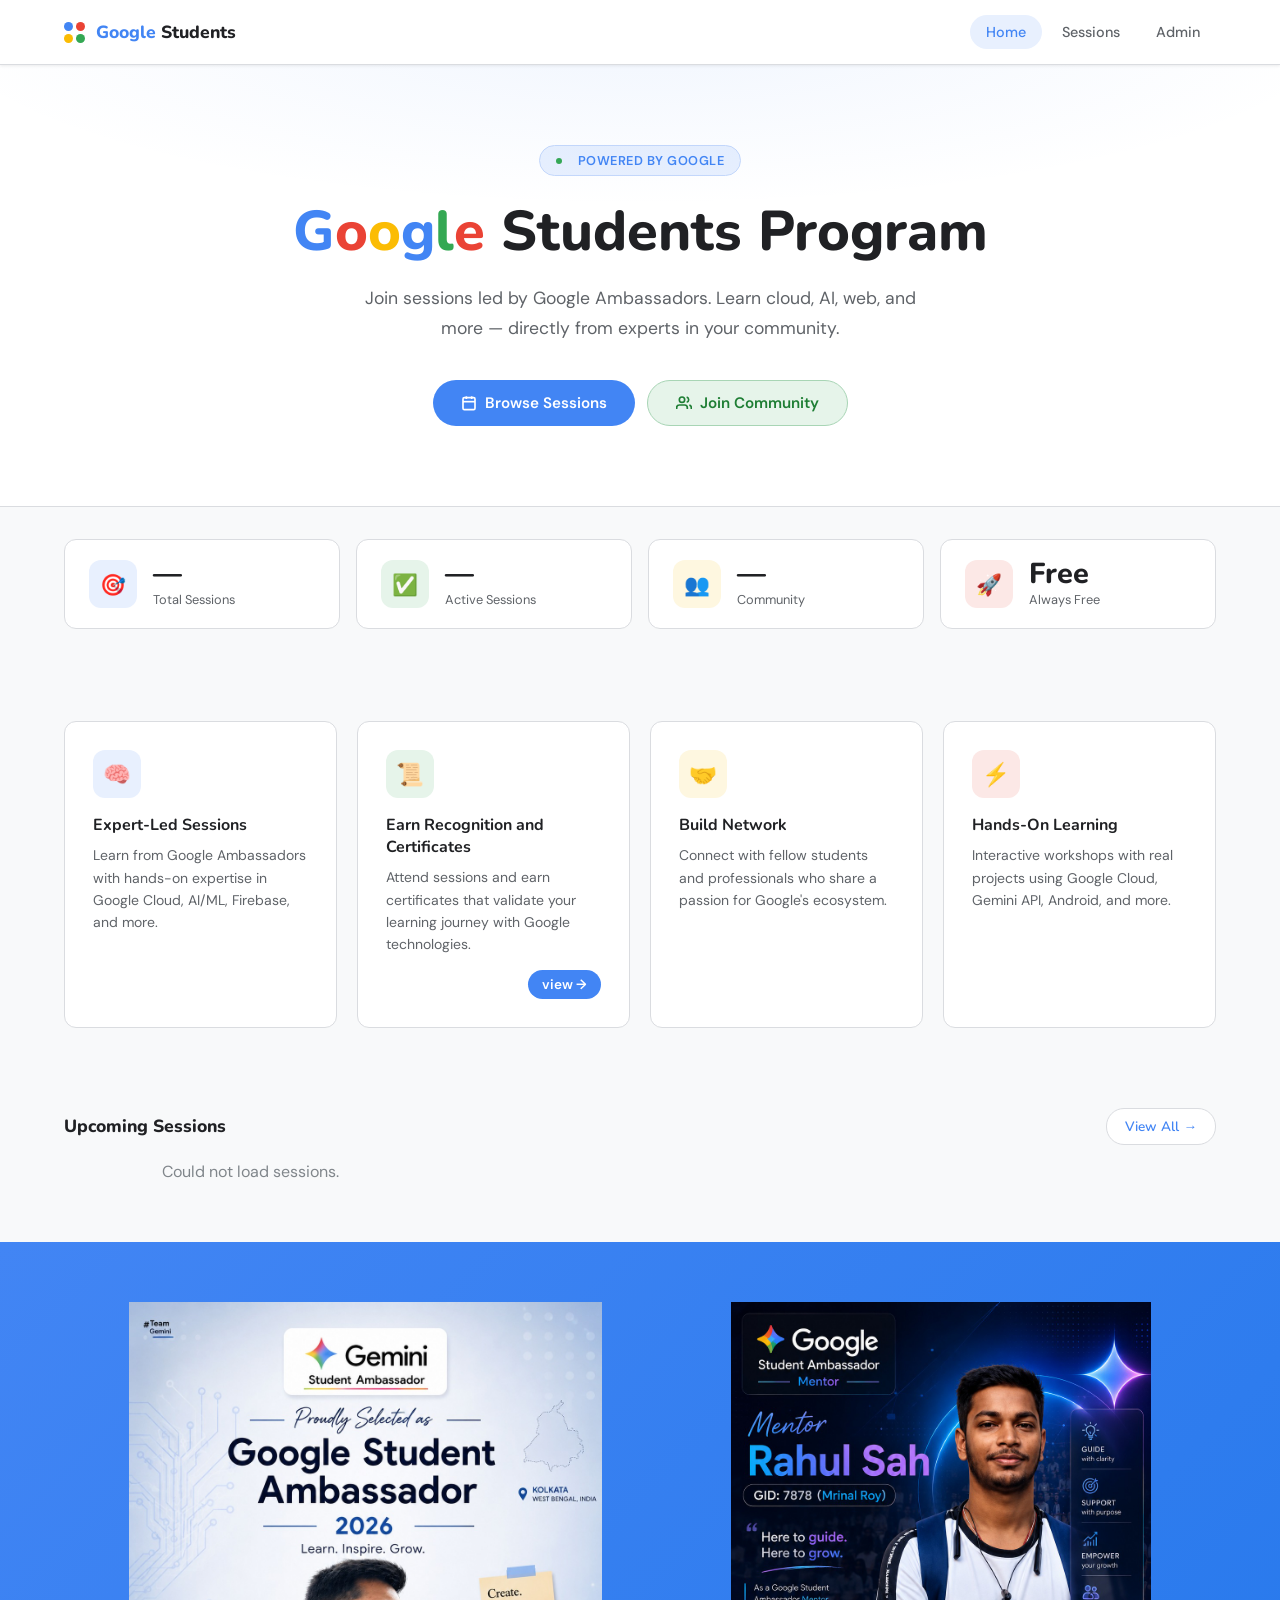
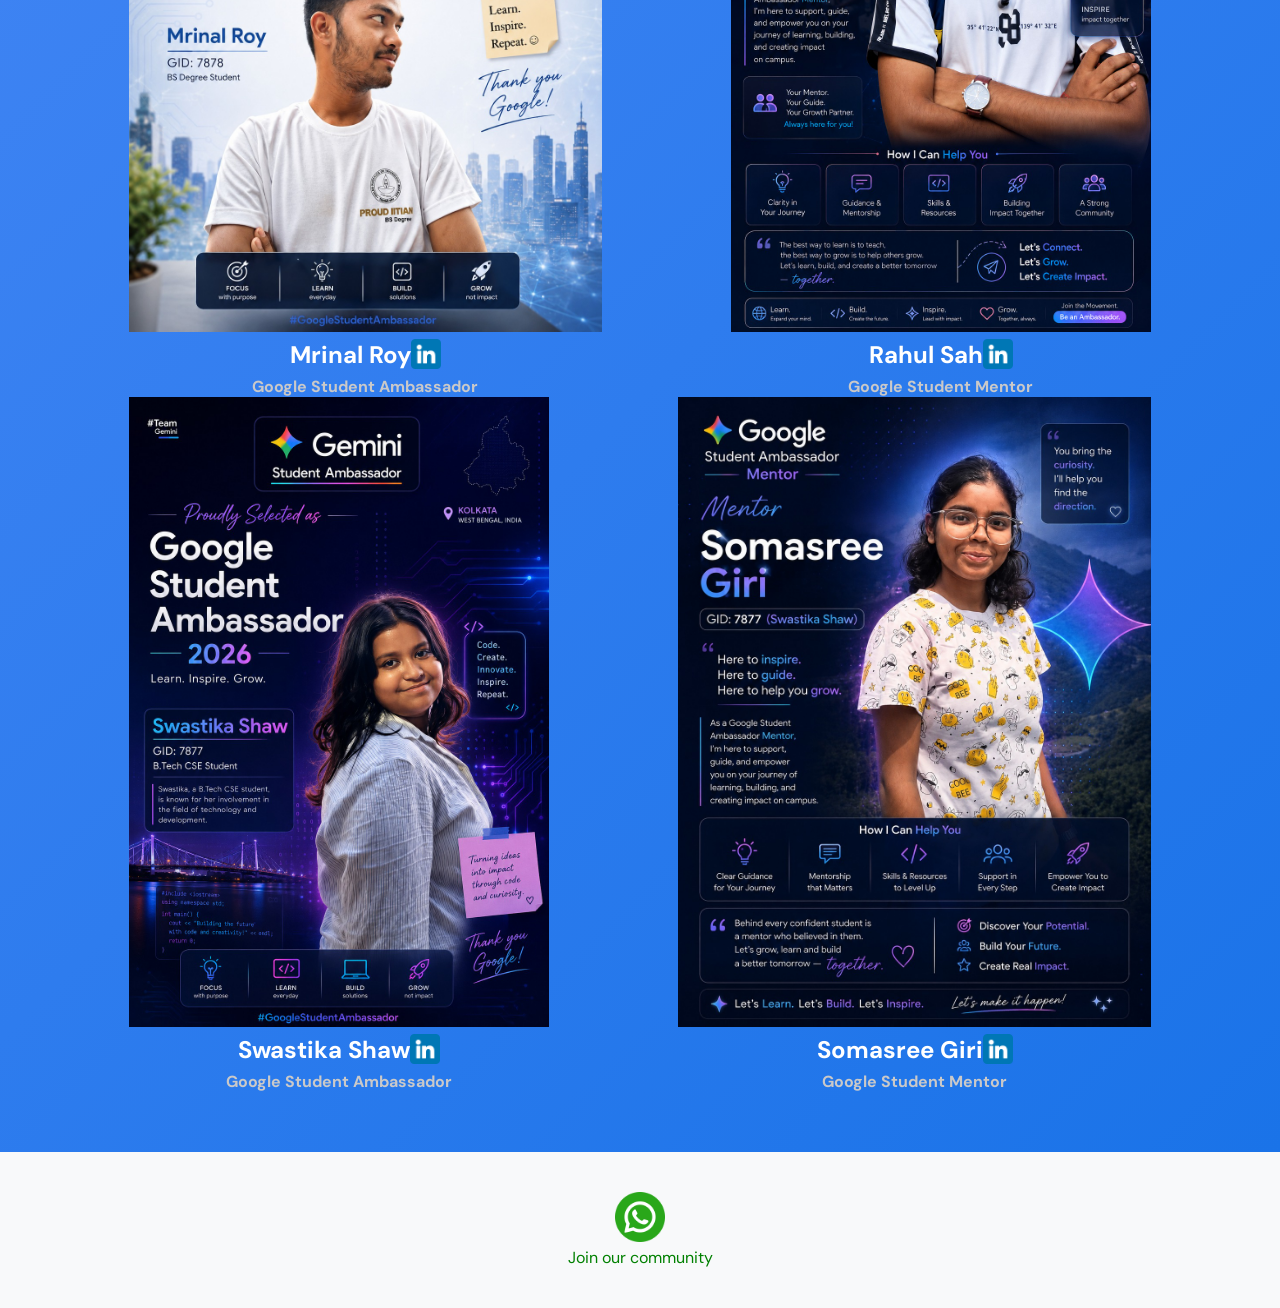
<file: index.html>
<!DOCTYPE html>
<html lang="en">
<head>
  <meta charset="UTF-8">
  <meta name="viewport" content="width=device-width, initial-scale=1.0">
  <title>Google Students Program</title>
  <link rel="stylesheet" href="style.css">
  <style>
    .features { padding: 60px 0; }
    .features-grid { display: grid; grid-template-columns: repeat(auto-fit, minmax(240px, 1fr)); gap: 20px; }
    .feature-card { padding: 28px; border-radius: var(--radius-lg); border: 1px solid var(--border); background: white; transition: all .2s; }
    .feature-card:hover { box-shadow: var(--shadow-md); transform: translateY(-2px); }
    .feature-icon { width: 48px; height: 48px; border-radius: 12px; display: grid; place-items: center; font-size: 1.4rem; margin-bottom: 16px; }
    .feature-card h3 { font-family: 'Nunito', sans-serif; font-weight: 700; font-size: 1rem; margin-bottom: 8px; }
    .feature-card p { font-size: 0.875rem; color: var(--text-secondary); line-height: 1.6; }
    .upcoming-section { padding: 20px 0 60px; }
    .sessions-preview { display: grid; grid-template-columns: repeat(auto-fill, minmax(280px, 1fr)); gap: 16px; }
    .cta-section { background: linear-gradient(135deg, #4285F4 0%, #1A73E8 100%); text-align: center; display: flex; align-items: center; justify-content: space-evenly; padding: 60px 0; color: white;  font-weight: bold; font-size: 1.5rem; flex-wrap: wrap ; }
    .admin-pic{height: 70vh; width: auto;}
    .admin-name{display: flex; justify-content: center;}
    .admin-role{font-size: 1rem; color: rgb(202, 201, 201);}
    .btn-white { background: white; color: var(--google-blue); }
    .btn-white:hover { background: var(--blue-50); }
    .btn-outline-white { background: transparent; color: white; border: 2px solid rgba(255,255,255,.5); }
    .btn-outline-white:hover { background: rgba(255,255,255,.1); border-color: white; }
    .whatsapp{display: flex; align-items: center; flex-direction: column; font-size: 1rem; color: green; padding: 40px 0;}
    .whatsapp a img{height: 50px;}
    .linkedin a img{height: 30px;}

    #certificate-cont {
  position: relative;
  overflow: hidden;
}

#certificate {
  position: absolute;
  top: 0;
  left: 0;
  right: 0;
  background: white;
  border-radius: var(--radius-lg);
  padding: 20px;
  transform: translateY(-110%);
  transition: transform 0.4s cubic-bezier(0.34, 1.2, 0.64, 1);
  z-index: 10;
  box-shadow: 0 4px 20px rgba(0, 0, 0, 0.12);
  border: 1px solid var(--border);
}

#certificate-header {
  display: flex;
  justify-content: space-between;
  align-items: center;
  margin-bottom: 14px;
}

#certificate-label {
  font-size: 0.9rem;
  font-weight: 600;
  color: var(--text-primary);
}

#certificate-close {
  background: none;
  border: none;
  cursor: pointer;
  font-size: 1.3rem;
  line-height: 1;
  color: var(--text-secondary);
  width: 28px;
  height: 28px;
  display: grid;
  place-items: center;
  border-radius: 50%;
  transition: background 0.15s;
}

#certificate-close:hover {
  background: var(--surface-3);
}

#certificate-body {
  width: 100%;
}
#certificate-body img{
  width: 100%;
}

#certificate-cert-title {
  font-size: 0.7rem;
  letter-spacing: 1.5px;
  text-transform: uppercase;
  color: var(--text-secondary);
  margin-bottom: 6px;
}

#certificate-cert-name {
  font-size: 1.05rem;
  font-weight: 700;
  font-family: 'Nunito', sans-serif;
  color: var(--text-primary);
  margin-bottom: 4px;
}

#certificate-cert-sub {
  font-size: 0.75rem;
  color: var(--text-secondary);
  margin-bottom: 12px;
}

#certificate-badge {
  display: inline-flex;
  align-items: center;
  gap: 6px;
  background: white;
  border-radius: 20px;
  padding: 5px 14px;
  font-size: 0.78rem;
  font-weight: 600;
  color: var(--google-blue);
  border: 1px solid var(--blue-100);
}

.cert-dots {
  display: flex;
  gap: 3px;
}

.cert-dots span {
  width: 7px;
  height: 7px;
  border-radius: 50%;
  display: block;
}

#certificate-text {
  position: relative;
}

#certificate-btn-cont {
  display: flex;
  justify-content: flex-end;
  margin-top: 14px;
}

#certificate-btn {
  padding: 6px 14px;
  border-radius: 20px;
  background: var(--google-blue);
  color: white;
  font-size: 0.85rem;
  font-weight: 600;
  display: flex;
  justify-content: center;
  align-items: center;
  cursor: pointer;
  transition: background 0.15s, transform 0.15s, box-shadow 0.15s;
}

#certificate-btn:hover {
  background: var(--blue-600);
  box-shadow: var(--shadow-md);
  transform: translateY(-1px);
}

    @media only screen and (max-width: 768px){
      .cta-section { flex-direction: column; }
      .admin-pic { width: 50vw; height: auto; }
    }

  </style>
</head>
<body>

<nav class="nav">
  <div class="nav-inner">
    <a href="index.html" class="nav-logo">
      <div class="nav-logo-dots">
        <span class="dot-b"></span><span class="dot-r"></span>
        <span class="dot-y"></span><span class="dot-g"></span>
      </div>
      <span class="nav-logo-text"><span>Google</span> Students</span>
    </a>
    <div class="nav-links">
      <a href="index.html" class="nav-link active">Home</a>
      <a href="sessions.html" class="nav-link">Sessions</a>
      <a href="admin.html" class="nav-link">Admin</a>
    </div>
  </div>
</nav>

<section class="hero">
  <div class="hero-badge">
    <span></span> Powered by Google
  </div>
  <h1>
    <span class="g">G</span><span class="o1">o</span><span class="o2">o</span><span class="g2">g</span><span class="l">l</span><span class="e">e</span>
    Students Program
  </h1>
  <p>Join sessions led by Google Ambassadors. Learn cloud, AI, web, and more — directly from experts in your community.</p>
  <div class="hero-actions">
    <a href="sessions.html" class="btn btn-primary">
      <svg width="16" height="16" viewBox="0 0 24 24" fill="none" stroke="currentColor" stroke-width="2.5"><rect x="3" y="4" width="18" height="18" rx="2"/><line x1="16" y1="2" x2="16" y2="6"/><line x1="8" y1="2" x2="8" y2="6"/><line x1="3" y1="10" x2="21" y2="10"/></svg>
      Browse Sessions
    </a>
    <a href="join.html" class="btn btn-secondary" style="background:#E6F4EA;color:#1E7E34;border-color:#A8D5B5;">
      <svg width="16" height="16" viewBox="0 0 24 24" fill="none" stroke="currentColor" stroke-width="2.5"><path d="M17 21v-2a4 4 0 0 0-4-4H5a4 4 0 0 0-4 4v2"/><circle cx="9" cy="7" r="4"/><path d="M23 21v-2a4 4 0 0 0-3-3.87"/><path d="M16 3.13a4 4 0 0 1 0 7.75"/></svg>
      Join Community
    </a>
  </div>
</section>

<div class="container">
  <div class="stats-row" style="margin-top:32px;">
    <div class="stat-card">
      <div class="stat-icon blue">🎯</div>
      <div><div class="stat-value" id="stat-sessions">—</div><div class="stat-label">Total Sessions</div></div>
    </div>
    <div class="stat-card">
      <div class="stat-icon green">✅</div>
      <div><div class="stat-value" id="stat-active">—</div><div class="stat-label">Active Sessions</div></div>
    </div>
    <div class="stat-card">
      <div class="stat-icon yellow">👥</div>
      <div><div class="stat-value" id="stat-regs">—</div><div class="stat-label">Community</div></div>
    </div>
    <div class="stat-card">
      <div class="stat-icon red">🚀</div>
      <div><div class="stat-value">Free</div><div class="stat-label">Always Free</div></div>
    </div>
  </div>

  <div class="features">
    <div class="features-grid">
      <div class="feature-card">
        <div class="feature-icon" style="background:#E8F0FE;">🧠</div>
        <h3>Expert-Led Sessions</h3>
        <p>Learn from Google Ambassadors with hands-on expertise in Google Cloud, AI/ML, Firebase, and more.</p>
      </div>
      <div class="feature-card" id="certificate-cont">

  <div id="certificate">
    <div id="certificate-header">
      <span id="certificate-label">Your Certificate</span>
      <button id="certificate-close">&times;</button>
    </div>
    <div id="certificate-body">
      <img src="gsa-certificate.jpeg" alt="">
    </div>
  </div>

  <div id="certificate-text">
    <div class="feature-icon" style="background:#E6F4EA;">📜</div>
    <h3>Earn Recognition and Certificates</h3>
    <p>Attend sessions and earn certificates that validate your learning journey with Google technologies.</p>
    <div id="certificate-btn-cont">
      <div id="certificate-btn">view &rarr;</div>
    </div>
  </div>

</div>
      <div class="feature-card">
        <div class="feature-icon" style="background:#FEF7E0;">🤝</div>
        <h3>Build Network</h3>
        <p>Connect with fellow students and professionals who share a passion for Google's ecosystem.</p>
      </div>
      <div class="feature-card">
        <div class="feature-icon" style="background:#FCE8E6;">⚡</div>
        <h3>Hands-On Learning</h3>
        <p>Interactive workshops with real projects using Google Cloud, Gemini API, Android, and more.</p>
      </div>
    </div>
  </div>

  <div class="upcoming-section">
    <div class="section-title">
      Upcoming Sessions
      <a href="sessions.html" class="btn btn-secondary btn-sm">View All →</a>
    </div>
    <div class="sessions-preview" id="preview-sessions">
      <div class="spinner"></div>
    </div>
  </div>
</div>

<section class="cta-section">
  <div>
    <img src="mrinal.jpeg" alt="mrinal" class="admin-pic">
    <div class="admin-name">Mrinal Roy <span class="linkedin"><a href="https://in.linkedin.com/in/mrinalr0y"><img src="linkedin.png" alt="linked"></a></span></div>
    <div class="admin-role">Google Student Ambassador</div>
  </div>
  <div>
    <img src="rahul.jpeg" alt="rahul" class="admin-pic">
    <div class="admin-name">Rahul Sah <span class="linkedin"><a href="https://in.linkedin.com/in/rahulsah12"><img src="linkedin.png" alt="linked"></a></span></div>
    <div class="admin-role">Google Student Mentor</div>
  </div>
  <div>
    <img src="swastika.jpeg" alt="swastika" class="admin-pic">
    <div class="admin-name">Swastika Shaw <span class="linkedin"><a href="https://in.linkedin.com/in/swastikashaw"><img src="linkedin.png" alt="linked"></a></span></div>
    <div class="admin-role">Google Student Ambassador</div>
  </div>
  <div>
    <img src="somasree.jpeg" alt="somasree" class="admin-pic">
    <div class="admin-name">Somasree Giri <span class="linkedin"><a href="https://in.linkedin.com/in/somasreegiri"><img src="linkedin.png" alt="linked"></a></span></div>
    <div class="admin-role">Google Student Mentor</div>
  </div>
</section>

<section class="whatsapp">
  <a href="https://chat.whatsapp.com/EmIqoGRDGLsL1V1vFcgr1j">
    <img src="whatsapp.png" alt="whatsapp">
  </a>
  <div>Join our community</div>
</section>


<script>
fetch('https://google-ambassador-backend.onrender.com/api/sessions')
  .then(r => r.json())
  .then(sessions => {
    document.getElementById('stat-sessions').textContent = sessions.length;
    const now = new Date();
    document.getElementById('stat-active').textContent = sessions.filter(s => new Date(s.date) >= now).length;
    const container = document.getElementById('preview-sessions');
    const upcoming = sessions.filter(s => new Date(s.date) >= now).slice(0, 3);
    if (!upcoming.length) {
      container.innerHTML = `<div class="empty" style="grid-column:1/-1"><div class="empty-icon">📅</div><h3>No sessions yet</h3><p>Check back soon.</p></div>`;
      return;
    }
    container.innerHTML = upcoming.map(s => renderCard(s)).join('');
  }).catch(() => {
    document.getElementById('preview-sessions').innerHTML = `<p style="color:var(--text-muted);text-align:center;">Could not load sessions.</p>`;
  });

fetch('https://google-ambassador-backend.onrender.com/api/stats/public')
  .then(r => r.json())
  .then(d => {
    if (d.totalCommunityMembers !== undefined)
      document.getElementById('stat-regs').textContent =
        d.totalCommunityMembers;
  })
  .catch(() => {
    document.getElementById('stat-regs').textContent = '—';
  });

function renderCard(s) {
  const date = new Date(s.date).toLocaleDateString('en-IN', { day:'numeric', month:'short', year:'numeric' });
  const tags = (s.tags||[]).map(t => `<span class="tag">${t}</span>`).join('');
  return `
    <div class="session-card">
      <div class="session-card-header">
        <div class="session-tags">${tags || '<span class="tag">General</span>'}</div>
        <h3>${s.title}</h3>
        <p>${s.description.substring(0,100)}${s.description.length > 100 ? '...' : ''}</p>
      </div>
      <div class="session-card-body">
        <div class="session-meta">
          <div class="meta-item"><span class="meta-icon">👤</span>${s.speaker}</div>
          <div class="meta-item"><span class="meta-icon">📅</span>${date} at ${s.time}</div>
          <div class="meta-item"><span class="meta-icon">📍</span>${s.venue}</div>
        </div>
      </div>
      <div class="session-card-footer">
        <div>
          <div class="capacity-bar"><div class="capacity-fill" style="width:${Math.min(100,(s.registrationCount||0)/s.maxCapacity*100)}%"></div></div>
          <div class="capacity-text">${s.registrationCount||0} / ${s.maxCapacity} registered</div>
        </div>
        ${new Date(s.date) < new Date()
          ? `<span style="font-size:.8rem;color:var(--text-muted)">Session ended</span>`
          : (s.registrationCount||0) >= s.maxCapacity
            ? `<span class="btn btn-sm" style="background:var(--surface-3);color:var(--text-muted);cursor:default;">Full</span>`
            : `<a href="register.html?session=${s._id}" class="btn btn-primary btn-sm">Register</a>`}
      </div>
    </div>`;
}

const certOverlay = document.getElementById('certificate');
const certCard = document.getElementById('certificate-cont');

document.getElementById('certificate-btn').addEventListener('click', () => {
  certCard.style.minHeight = certCard.offsetHeight + 'px';
  certOverlay.style.transform = 'translateY(0)';
});

document.getElementById('certificate-close').addEventListener('click', () => {
  certOverlay.style.transform = 'translateY(-110%)';
});
</script>
</body>
</html>
</file>
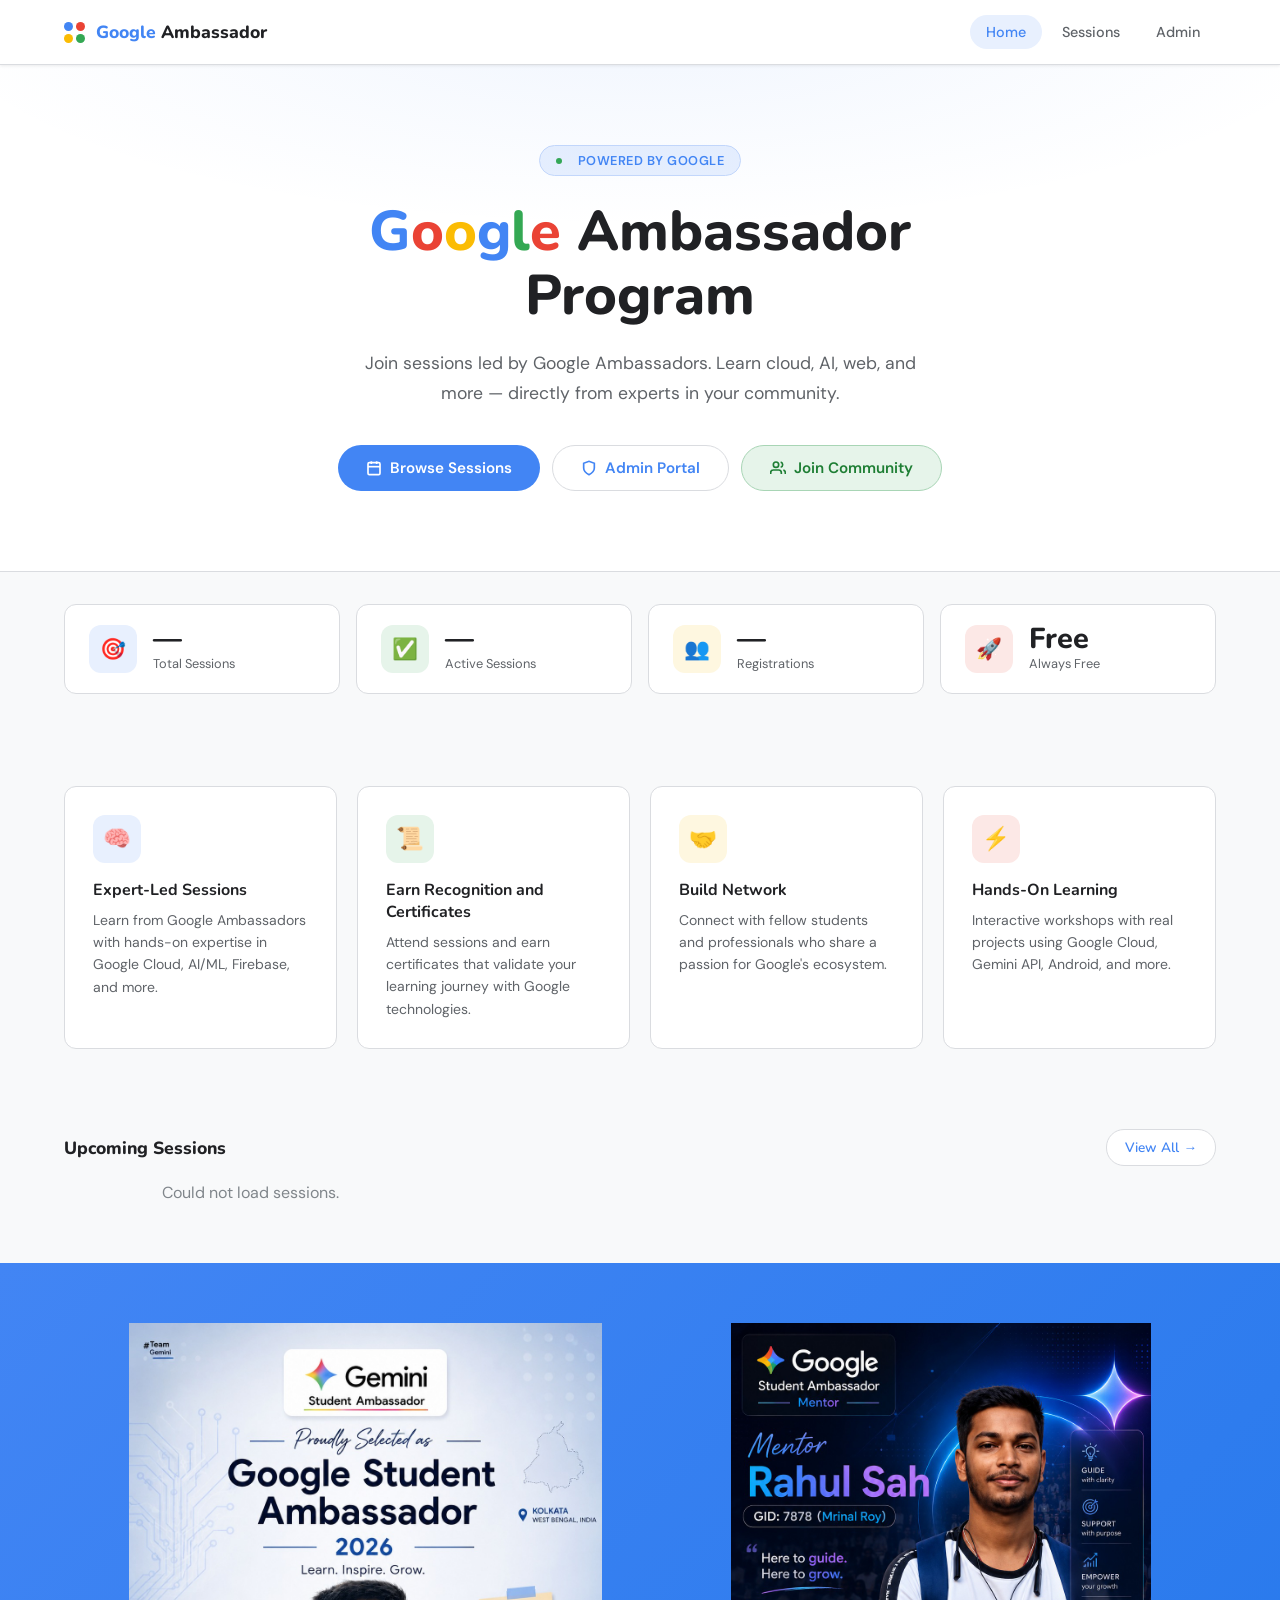
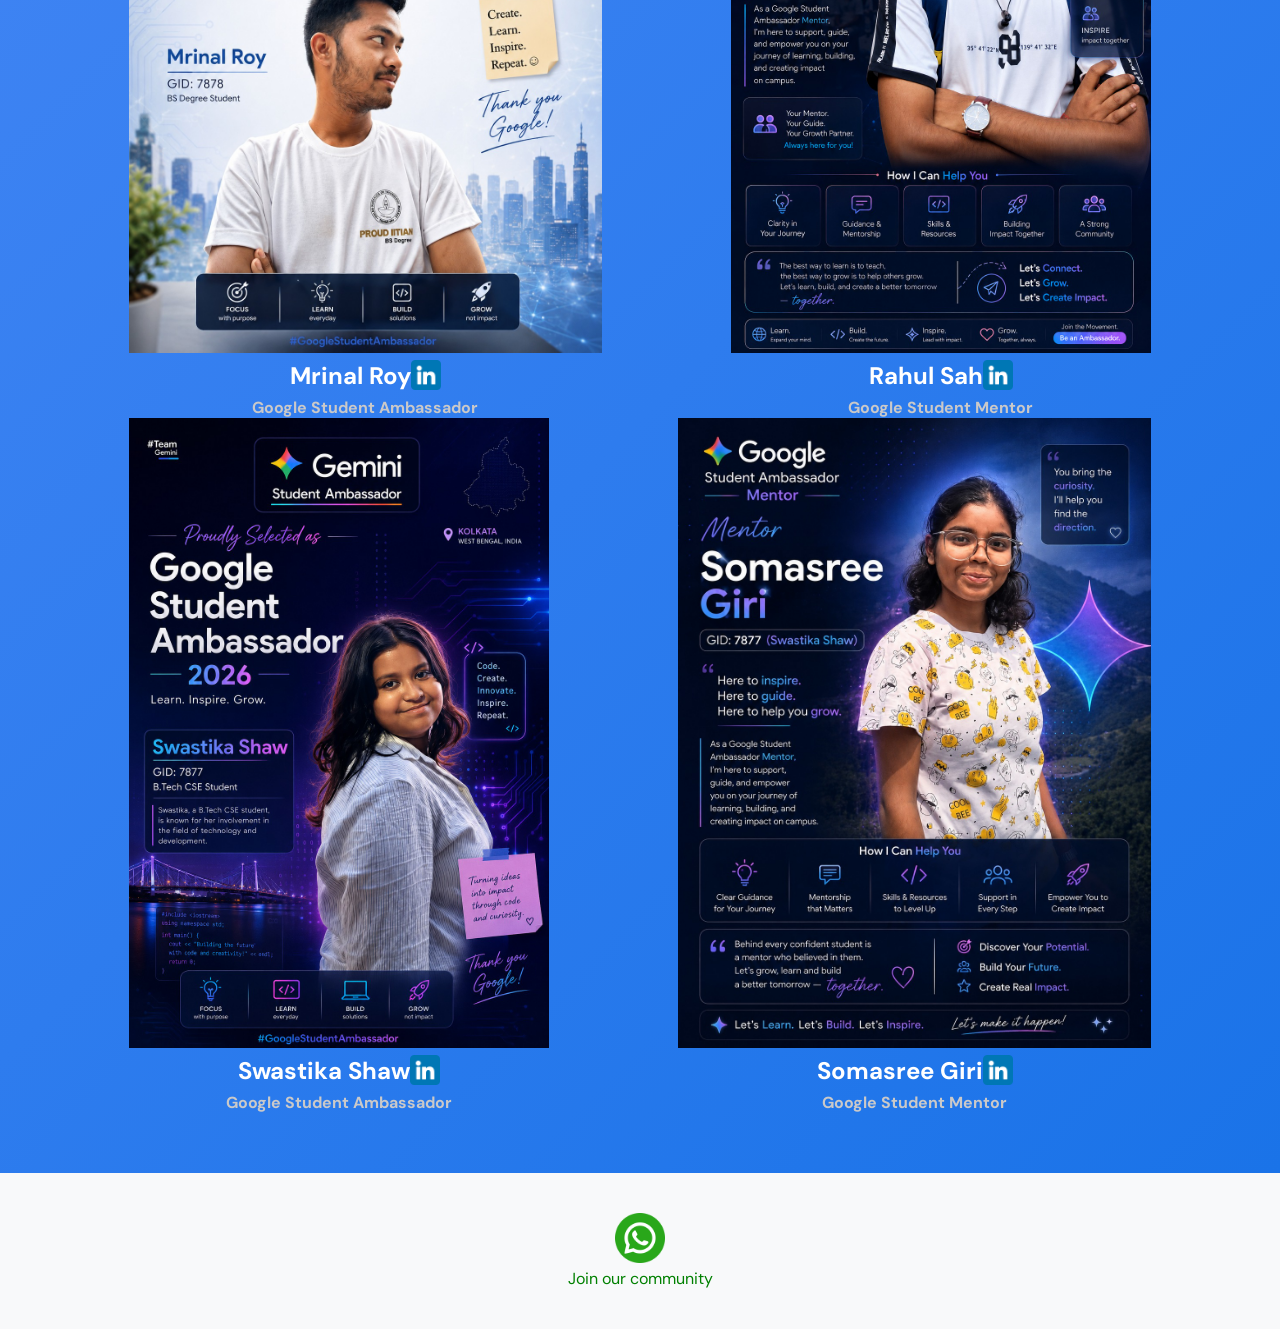
<file: public/index.html>
<!DOCTYPE html>
<html lang="en">
<head>
  <meta charset="UTF-8">
  <meta name="viewport" content="width=device-width, initial-scale=1.0">
  <title>Google Ambassador Program</title>
  <link rel="stylesheet" href="/css/style.css">
  <style>
    .features { padding: 60px 0; }
    .features-grid { display: grid; grid-template-columns: repeat(auto-fit, minmax(240px, 1fr)); gap: 20px; }
    .feature-card { padding: 28px; border-radius: var(--radius-lg); border: 1px solid var(--border); background: white; transition: all .2s; }
    .feature-card:hover { box-shadow: var(--shadow-md); transform: translateY(-2px); }
    .feature-icon { width: 48px; height: 48px; border-radius: 12px; display: grid; place-items: center; font-size: 1.4rem; margin-bottom: 16px; }
    .feature-card h3 { font-family: 'Nunito', sans-serif; font-weight: 700; font-size: 1rem; margin-bottom: 8px; }
    .feature-card p { font-size: 0.875rem; color: var(--text-secondary); line-height: 1.6; }
    .upcoming-section { padding: 20px 0 60px; }
    .sessions-preview { display: grid; grid-template-columns: repeat(auto-fill, minmax(280px, 1fr)); gap: 16px; }
    .cta-section { background: linear-gradient(135deg, #4285F4 0%, #1A73E8 100%); text-align: center; display: flex; align-items: center; justify-content: space-evenly; padding: 60px 0; color: white;  font-weight: bold; font-size: 1.5rem; flex-wrap: wrap ; }
    .admin-pic{height: 70vh; width: auto;}
    .admin-name{display: flex; justify-content: center;}
    .admin-role{font-size: 1rem; color: rgb(202, 201, 201);}
    .btn-white { background: white; color: var(--google-blue); }
    .btn-white:hover { background: var(--blue-50); }
    .btn-outline-white { background: transparent; color: white; border: 2px solid rgba(255,255,255,.5); }
    .btn-outline-white:hover { background: rgba(255,255,255,.1); border-color: white; }
    .whatsapp{display: flex; align-items: center; flex-direction: column; font-size: 1rem; color: green; padding: 40px 0;}
    .whatsapp a img{height: 50px;}
    .linkedin a img{height: 30px;}

    @media only screen and (max-width: 768px){
      .cta-section { flex-direction: column; }
      .admin-pic { width: 50vw; height: auto; }
    }

  </style>
</head>
<body>

<nav class="nav">
  <div class="nav-inner">
    <a href="/" class="nav-logo">
      <div class="nav-logo-dots">
        <span class="dot-b"></span><span class="dot-r"></span>
        <span class="dot-y"></span><span class="dot-g"></span>
      </div>
      <span class="nav-logo-text"><span>Google</span> Ambassador</span>
    </a>
    <div class="nav-links">
      <a href="/" class="nav-link active">Home</a>
      <a href="/sessions" class="nav-link">Sessions</a>
      <a href="/admin" class="nav-link">Admin</a>
    </div>
  </div>
</nav>

<section class="hero">
  <div class="hero-badge">
    <span></span> Powered by Google
  </div>
  <h1>
    <span class="g">G</span><span class="o1">o</span><span class="o2">o</span><span class="g2">g</span><span class="l">l</span><span class="e">e</span>
    Ambassador Program
  </h1>
  <p>Join sessions led by Google Ambassadors. Learn cloud, AI, web, and more — directly from experts in your community.</p>
  <div class="hero-actions">
    <a href="/sessions" class="btn btn-primary">
      <svg width="16" height="16" viewBox="0 0 24 24" fill="none" stroke="currentColor" stroke-width="2.5"><rect x="3" y="4" width="18" height="18" rx="2"/><line x1="16" y1="2" x2="16" y2="6"/><line x1="8" y1="2" x2="8" y2="6"/><line x1="3" y1="10" x2="21" y2="10"/></svg>
      Browse Sessions
    </a>
    <a href="/admin" class="btn btn-secondary">
      <svg width="16" height="16" viewBox="0 0 24 24" fill="none" stroke="currentColor" stroke-width="2.5"><path d="M12 22s8-4 8-10V5l-8-3-8 3v7c0 6 8 10 8 10z"/></svg>
      Admin Portal
    </a>
    <a href="/join" class="btn btn-secondary" style="background:#E6F4EA;color:#1E7E34;border-color:#A8D5B5;">
      <svg width="16" height="16" viewBox="0 0 24 24" fill="none" stroke="currentColor" stroke-width="2.5"><path d="M17 21v-2a4 4 0 0 0-4-4H5a4 4 0 0 0-4 4v2"/><circle cx="9" cy="7" r="4"/><path d="M23 21v-2a4 4 0 0 0-3-3.87"/><path d="M16 3.13a4 4 0 0 1 0 7.75"/></svg>
      Join Community
    </a>
  </div>
</section>

<div class="container">
  <div class="stats-row" style="margin-top:32px;">
    <div class="stat-card">
      <div class="stat-icon blue">🎯</div>
      <div><div class="stat-value" id="stat-sessions">—</div><div class="stat-label">Total Sessions</div></div>
    </div>
    <div class="stat-card">
      <div class="stat-icon green">✅</div>
      <div><div class="stat-value" id="stat-active">—</div><div class="stat-label">Active Sessions</div></div>
    </div>
    <div class="stat-card">
      <div class="stat-icon yellow">👥</div>
      <div><div class="stat-value" id="stat-regs">—</div><div class="stat-label">Registrations</div></div>
    </div>
    <div class="stat-card">
      <div class="stat-icon red">🚀</div>
      <div><div class="stat-value">Free</div><div class="stat-label">Always Free</div></div>
    </div>
  </div>

  <div class="features">
    <div class="features-grid">
      <div class="feature-card">
        <div class="feature-icon" style="background:#E8F0FE;">🧠</div>
        <h3>Expert-Led Sessions</h3>
        <p>Learn from Google Ambassadors with hands-on expertise in Google Cloud, AI/ML, Firebase, and more.</p>
      </div>
      <div class="feature-card">
        <div class="feature-icon" style="background:#E6F4EA;">📜</div>
        <h3>Earn Recognition and Certificates</h3>
        <p>Attend sessions and earn certificates that validate your learning journey with Google technologies.</p>
      </div>
      <div class="feature-card">
        <div class="feature-icon" style="background:#FEF7E0;">🤝</div>
        <h3>Build Network</h3>
        <p>Connect with fellow students and professionals who share a passion for Google's ecosystem.</p>
      </div>
      <div class="feature-card">
        <div class="feature-icon" style="background:#FCE8E6;">⚡</div>
        <h3>Hands-On Learning</h3>
        <p>Interactive workshops with real projects using Google Cloud, Gemini API, Android, and more.</p>
      </div>
    </div>
  </div>

  <div class="upcoming-section">
    <div class="section-title">
      Upcoming Sessions
      <a href="/sessions" class="btn btn-secondary btn-sm">View All →</a>
    </div>
    <div class="sessions-preview" id="preview-sessions">
      <div class="spinner"></div>
    </div>
  </div>
</div>

<section class="cta-section">
  <div>
    <img src="mrinal.jpeg" alt="mrinal" class="admin-pic">
    <div class="admin-name">Mrinal Roy <span class="linkedin"><a href="https://in.linkedin.com/in/mrinalr0y"><img src="linkedin.png" alt="linked"></a></span></div>
    <div class="admin-role">Google Student Ambassador</div>
  </div>
  <div>
    <img src="rahul.jpeg" alt="rahul" class="admin-pic">
    <div class="admin-name">Rahul Sah <span class="linkedin"><a href="https://in.linkedin.com/in/rahulsah12"><img src="linkedin.png" alt="linked"></a></span></div>
    <div class="admin-role">Google Student Mentor</div>
  </div>
  <div>
    <img src="swastika.jpeg" alt="swastika" class="admin-pic">
    <div class="admin-name">Swastika Shaw <span class="linkedin"><a href="https://in.linkedin.com/in/swastikashaw"><img src="linkedin.png" alt="linked"></a></span></div>
    <div class="admin-role">Google Student Ambassador</div>
  </div>
  <div>
    <img src="somasree.jpeg" alt="somasree" class="admin-pic">
    <div class="admin-name">Somasree Giri <span class="linkedin"><a href="https://in.linkedin.com/in/somasreegiri"><img src="linkedin.png" alt="linked"></a></span></div>
    <div class="admin-role">Google Student Mentor</div>
  </div>
</section>

<section class="whatsapp">
  <a href="https://chat.whatsapp.com/EmIqoGRDGLsL1V1vFcgr1j">
    <img src="whatsapp.png" alt="whatsapp">
  </a>
  <div>Join our community</div>
</section>


<script>
fetch('https://google-ambassador-backend.onrender.com/api/sessions')
  .then(r => r.json())
  .then(sessions => {
    document.getElementById('stat-sessions').textContent = sessions.length;
    document.getElementById('stat-active').textContent = sessions.filter(s => s.isActive).length;
    const container = document.getElementById('preview-sessions');
    const upcoming = sessions.slice(0, 3);
    if (!upcoming.length) {
      container.innerHTML = `<div class="empty" style="grid-column:1/-1"><div class="empty-icon">📅</div><h3>No sessions yet</h3><p>Check back soon.</p></div>`;
      return;
    }
    container.innerHTML = upcoming.map(s => renderCard(s)).join('');
  }).catch(() => {
    document.getElementById('preview-sessions').innerHTML = `<p style="color:var(--text-muted);text-align:center;">Could not load sessions.</p>`;
  });

fetch('https://google-ambassader-backend.onrender.com/api/admin/stats')
  .then(r => r.json())
  .then(d => {
    if (d.totalRegistrations !== undefined)
      document.getElementById('stat-regs').textContent =
        d.totalRegistrations;
  })
  .catch(() => {
    document.getElementById('stat-regs').textContent = '—';
  });

function renderCard(s) {
  const date = new Date(s.date).toLocaleDateString('en-IN', { day:'numeric', month:'short', year:'numeric' });
  const tags = (s.tags||[]).map(t => `<span class="tag">${t}</span>`).join('');
  return `
    <div class="session-card">
      <div class="session-card-header">
        <div class="session-tags">${tags || '<span class="tag">General</span>'}</div>
        <h3>${s.title}</h3>
        <p>${s.description.substring(0,100)}${s.description.length > 100 ? '...' : ''}</p>
      </div>
      <div class="session-card-body">
        <div class="session-meta">
          <div class="meta-item"><span class="meta-icon">👤</span>${s.speaker}</div>
          <div class="meta-item"><span class="meta-icon">📅</span>${date} at ${s.time}</div>
          <div class="meta-item"><span class="meta-icon">📍</span>${s.venue}</div>
        </div>
      </div>
      <div class="session-card-footer">
        <div>
          <div class="capacity-bar"><div class="capacity-fill" style="width:${Math.min(100,(s.registrationCount||0)/s.maxCapacity*100)}%"></div></div>
          <div class="capacity-text">${s.registrationCount||0} / ${s.maxCapacity} registered</div>
        </div>
        <a href="/register?session=${s._id}" class="btn btn-primary btn-sm">Register</a>
      </div>
    </div>`;
}
</script>
</body>
</html>
</file>
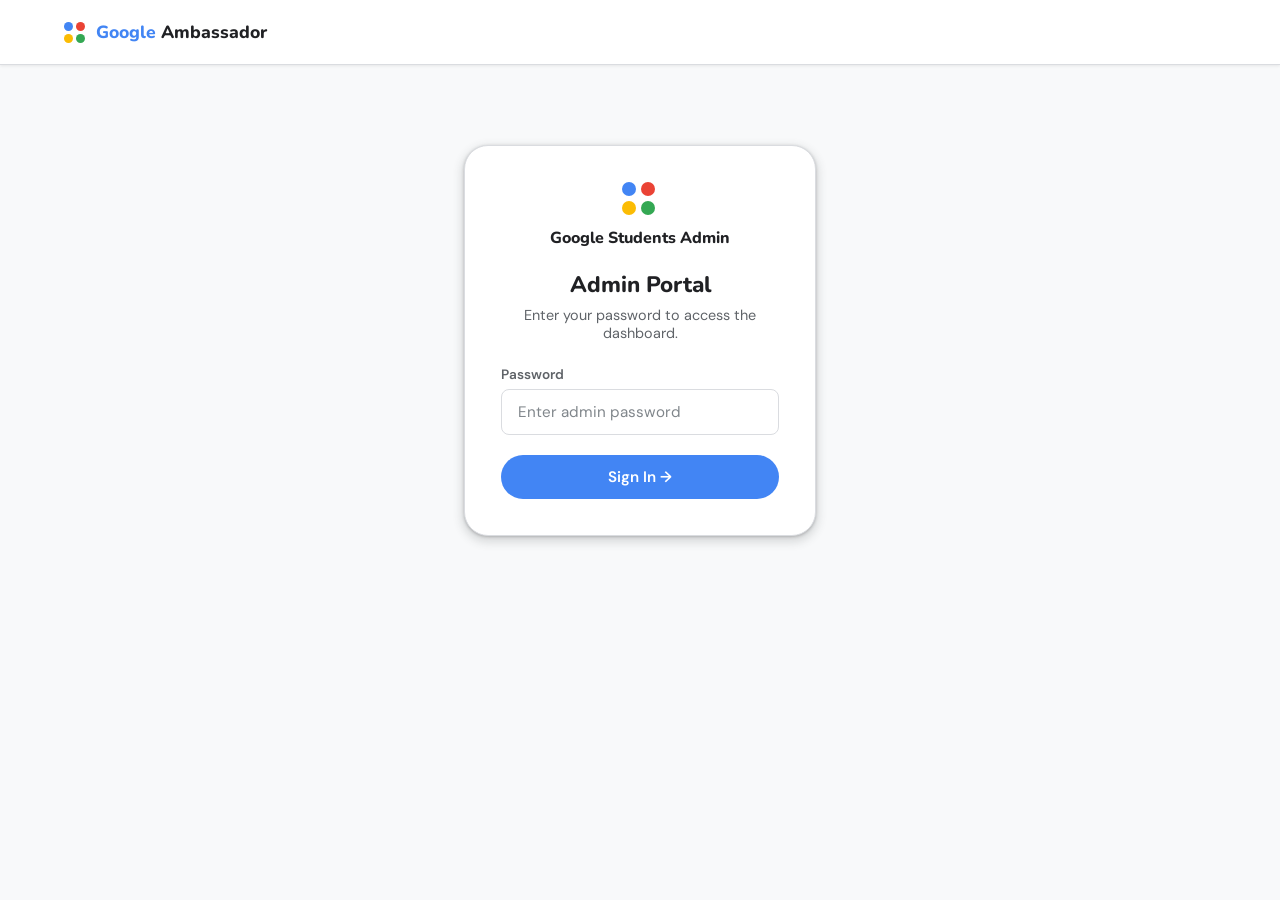
<file: admin.html>
<!DOCTYPE html>
<html lang="en">
<head>
  <meta charset="UTF-8">
  <meta name="viewport" content="width=device-width, initial-scale=1.0">
  <title>Admin – Google Students Program</title>
  <link rel="stylesheet" href="style.css">
  <style>
    .login-wrap { max-width: 400px; margin: 80px auto; padding: 0 24px; }
    .login-card { background: white; border: 1px solid var(--border); border-radius: var(--radius-xl); padding: 36px; box-shadow: var(--shadow-md); text-align: center; }
    .login-logo .nav-logo-dots { width: 36px; gap: 5px; margin: 0 auto 12px; }
    .login-logo .nav-logo-dots span { width: 14px; height: 14px; }
    .login-card h2 { font-family: 'Nunito', sans-serif; font-weight: 800; font-size: 1.4rem; margin-bottom: 6px; }
    .login-card > p { color: var(--text-secondary); font-size: 0.9rem; margin-bottom: 24px; }
    #admin-app { display: none; }
    .tab-content { display: none; }
    .tab-content.active { display: block; }
    .actions-bar { display: flex; align-items: center; justify-content: space-between; margin-bottom: 20px; flex-wrap: wrap; gap: 12px; }
  </style>
</head>
<body>

<nav class="nav">
  <div class="nav-inner">
    <a href="/" class="nav-logo">
      <div class="nav-logo-dots">
        <span class="dot-b"></span><span class="dot-r"></span>
        <span class="dot-y"></span><span class="dot-g"></span>
      </div>
      <span class="nav-logo-text"><span>Google</span> Ambassador</span>
    </a>
    <div class="nav-links" id="admin-nav" style="display:none;">
      <span style="font-size:.85rem;color:var(--text-secondary);padding:8px 12px;">Admin</span>
      <button class="btn btn-secondary btn-sm" onclick="logout()">Logout</button>
    </div>
  </div>
</nav>

<!-- LOGIN -->
<div class="login-wrap" id="login-screen">
  <div class="login-card">
    <div class="login-logo" style="margin-bottom:20px;">
      <div class="nav-logo-dots">
        <span class="dot-b"></span><span class="dot-r"></span>
        <span class="dot-y"></span><span class="dot-g"></span>
      </div>
      <span style="font-family:'Nunito',sans-serif;font-weight:800;font-size:1rem;">Google Students Admin</span>
    </div>
    <h2>Admin Portal</h2>
    <p>Enter your password to access the dashboard.</p>
    <div id="login-alert"></div>
    <div class="form-group" style="text-align:left;">
      <label class="form-label">Password</label>
      <input class="form-control" type="password" id="admin-password" placeholder="Enter admin password" onkeydown="if(event.key==='Enter')login()">
    </div>
    <button class="btn btn-primary" style="width:100%;justify-content:center;" onclick="login()">Sign In →</button>
    
  </div>
</div>

<!-- ADMIN APP -->
<div id="admin-app">
  <div class="admin-layout">
    <div class="sidebar">
      <div class="sidebar-item active" onclick="showTab('overview', this)">
        <span class="sidebar-icon">📊</span> Overview
      </div>
      <div class="sidebar-item" onclick="showTab('sessions', this)">
        <span class="sidebar-icon">📅</span> Sessions
      </div>
      <div class="sidebar-item" onclick="showTab('registrations', this)">
        <span class="sidebar-icon">👥</span> Registrations
      </div>
      <div class="sidebar-item" onclick="showTab('community', this);">
        <span class="sidebar-icon">🤝</span> Community
      </div>
      <div style="padding-top:24px;">
        <a href="/sessions" class="sidebar-item" target="_blank">
          <span class="sidebar-icon">🔗</span> View Site
        </a>
      </div>
    </div>

    <div class="admin-main">

      <!-- OVERVIEW -->
      <div class="tab-content active" id="tab-overview">
        <div class="page-header">
          <h1>Dashboard Overview</h1>
          <p>Monitor your Google Students Program activity.</p>
        </div>
        <div class="stats-row">
          <div class="stat-card"><div class="stat-icon blue">📅</div><div><div class="stat-value" id="s-total">—</div><div class="stat-label">Total Sessions</div></div></div>
          <div class="stat-card"><div class="stat-icon green">✅</div><div><div class="stat-value" id="s-active">—</div><div class="stat-label">Active Sessions</div></div></div>
          <div class="stat-card"><div class="stat-icon yellow">👥</div><div><div class="stat-value" id="s-regs">—</div><div class="stat-label">Total Registrations</div></div></div>
          <div class="stat-card"><div class="stat-icon" style="background:#E8F0FE;">🤝</div><div><div class="stat-value" id="s-community">—</div><div class="stat-label">Community Members</div></div></div>
        </div>
        <div class="section-title" style="margin-bottom:12px;">Recent Sessions</div>
        <div id="overview-sessions"><div class="spinner"></div></div>
      </div>

      <!-- SESSIONS -->
      <div class="tab-content" id="tab-sessions">
        <div class="actions-bar">
          <div class="page-header" style="padding:0;">
            <h1>Manage Sessions</h1>
            <p>Create, edit, and manage all sessions.</p>
          </div>
          <button class="btn btn-primary" onclick="openCreateModal()">
            <svg width="16" height="16" viewBox="0 0 24 24" fill="none" stroke="currentColor" stroke-width="2.5"><line x1="12" y1="5" x2="12" y2="19"/><line x1="5" y1="12" x2="19" y2="12"/></svg>
            New Session
          </button>
        </div>
        <div id="sessions-table-wrap"><div class="spinner"></div></div>
      </div>

      <!-- REGISTRATIONS -->
      <div class="tab-content" id="tab-registrations">
        <div class="page-header">
          <h1>Registrations</h1>
          <p>View registrations for each session.</p>
        </div>
        <div class="form-group" style="max-width:340px;">
          <label class="form-label">Select Session</label>
          <select class="form-control" id="reg-session-select" onchange="loadRegistrations()">
            <option value="">Choose a session...</option>
          </select>
        </div>
        <div id="registrations-table-wrap"></div>
      </div>

      <div class="tab-content" id="tab-community">
        <div class="page-header" style="display:flex;align-items:center;justify-content:space-between;margin-bottom:20px;">
          <div>
            <h1>Community Members</h1>
            <p>People who joined via the Join Community form.</p>
          </div>
          <button class="btn btn-secondary btn-sm" onclick="exportCommunityCSV()">⬇ Export CSV</button>
        </div>
        <div id="community-table-wrap"><div class="spinner"></div></div>
      </div>

    </div>
  </div>
</div>

<!-- SESSION MODAL -->
<div class="modal-overlay" id="session-modal">
  <div class="modal">
    <div class="modal-header">
      <h2 id="modal-title">Create New Session</h2>
      <button class="modal-close" onclick="closeModal()">✕</button>
    </div>
    <div class="modal-body">
      <div id="modal-alert"></div>
      <input type="hidden" id="edit-id">
      <div class="form-group">
        <label class="form-label">Session Title <span class="req">*</span></label>
        <input class="form-control" type="text" id="f-title" placeholder="e.g. Introduction to Google Cloud">
      </div>
      <div class="form-group">
        <label class="form-label">Description <span class="req">*</span></label>
        <textarea class="form-control" id="f-desc" placeholder="What will attendees learn?"></textarea>
      </div>
      <div class="form-row">
        <div class="form-group">
          <label class="form-label">Speaker Name <span class="req">*</span></label>
          <input class="form-control" type="text" id="f-speaker" placeholder="Speaker full name">
        </div>
        <div class="form-group">
          <label class="form-label">Venue <span class="req">*</span></label>
          <input class="form-control" type="text" id="f-venue" placeholder="Room / Online / Lab">
        </div>
      </div>
      <div class="form-row">
        <div class="form-group">
          <label class="form-label">Date <span class="req">*</span></label>
          <input class="form-control" type="date" id="f-date">
        </div>
        <div class="form-group">
          <label class="form-label">Time <span class="req">*</span></label>
          <input class="form-control" type="time" id="f-time">
        </div>
      </div>
      <div class="form-row">
        <div class="form-group">
          <label class="form-label">Duration (minutes) <span class="req">*</span></label>
          <input class="form-control" type="number" id="f-duration" placeholder="90" min="15">
        </div>
        <div class="form-group">
          <label class="form-label">Max Capacity</label>
          <input class="form-control" type="number" id="f-capacity" placeholder="100" min="1">
        </div>
      </div>
      <div class="form-group">
        <label class="form-label">Google Meet Link</label>
        <input class="form-control" type="url" id="f-meet" placeholder="https://meet.google.com/xxx-xxxx-xxx">
      </div>
      <div class="form-group">
        <label class="form-label">Tags <span style="color:var(--text-muted);font-weight:400;">(comma-separated)</span></label>
        <input class="form-control" type="text" id="f-tags" placeholder="Cloud, AI, Firebase, Android">
      </div>
      <div style="display:flex;gap:12px;justify-content:flex-end;margin-top:8px;">
        <button class="btn btn-secondary" onclick="closeModal()">Cancel</button>
        <button class="btn btn-primary" id="modal-submit-btn" onclick="submitSession()">Create Session</button>
      </div>
    </div>
  </div>
</div>

<script>
// ── AUTH ──
async function login() {
  const pw = document.getElementById('admin-password').value;
  try {
    const res = await fetch('https://google-ambassador-backend.onrender.com/api/admin/login', { method:'POST', credentials: 'include', headers:{'Content-Type':'application/json'}, body: JSON.stringify({ password: pw }) });
    const data = await res.json();
    if (!res.ok) throw new Error(data.error || 'Login failed');
    showAdminApp();
  } catch(err) {
    document.getElementById('login-alert').innerHTML = `<div class="alert alert-error">⚠️ ${err.message}</div>`;
  }
}

async function logout() {
  await fetch('https://google-ambassador-backend.onrender.com/api/admin/logout', { method:'POST', credentials: 'include' });
  location.reload();
}

function showAdminApp() {
  document.getElementById('login-screen').style.display = 'none';
  document.getElementById('admin-app').style.display = 'block';
  document.getElementById('admin-nav').style.display = 'flex';
  loadOverview();
  loadSessionsTable();
  loadSessionSelect();
}

fetch('https://google-ambassador-backend.onrender.com/api/admin/status',{ credentials: 'include' }).then(r => r.json()).then(d => { if (d.isAdmin) showAdminApp(); });

// ── TABS ──
function showTab(name, el) {
  document.querySelectorAll('.tab-content').forEach(t => t.classList.remove('active'));
  document.querySelectorAll('.sidebar-item').forEach(s => s.classList.remove('active'));
  if (name === 'community') loadCommunity();
  document.getElementById('tab-' + name).classList.add('active');
  el.classList.add('active');
}

// ── OVERVIEW ──
async function loadOverview() {
  try {
    const [statsRes, sessionsRes] = await Promise.all([
      fetch('https://google-ambassador-backend.onrender.com/api/admin/stats',{ credentials: 'include' }),
      fetch('https://google-ambassador-backend.onrender.com/api/admin/sessions',{ credentials: 'include' })
    ]);
    if (!statsRes.ok || !sessionsRes.ok) throw new Error('Unauthorized or server error');
    const stats = await statsRes.json();
    const allSessions = await sessionsRes.json();

    document.getElementById('s-total').textContent  = stats.totalSessions;
    document.getElementById('s-active').textContent = stats.activeSessions;
    document.getElementById('s-regs').textContent   = stats.totalRegistrations;
    document.getElementById('s-community').textContent = stats.totalCommunityMembers ?? '—';

    // Filter to only upcoming (today or future) sessions
    const today = new Date(); today.setHours(0,0,0,0);
    const sessions = allSessions.filter(s => new Date(s.date) >= today);

    const wrap = document.getElementById('overview-sessions');
    if (!sessions.length) {
      wrap.innerHTML = `<div class="empty"><div class="empty-icon">📭</div><h3>No upcoming sessions</h3><p>Create your first session.</p></div>`;
      return;
    }
    wrap.innerHTML = `<div class="table-wrap"><table>
      <thead><tr><th>Title</th><th>Date</th><th>Speaker</th><th>Registrations</th><th>Status</th></tr></thead>
      <tbody>${sessions.slice(0,5).map(s => `<tr>
        <td><strong>${s.title}</strong></td>
        <td>${new Date(s.date).toLocaleDateString('en-IN')}</td>
        <td>${s.speaker}</td>
        <td>${s.registrationCount} / ${s.maxCapacity}</td>
        <td><span class="badge ${s.isActive ? 'badge-active' : 'badge-inactive'}">${s.isActive ? 'Active' : 'Inactive'}</span></td>
      </tr>`).join('')}</tbody>
    </table></div>`;
  } catch(e) {
    document.getElementById('overview-sessions').innerHTML = `<div class="alert alert-error">⚠️ Failed to load data. Please ensure you are logged in.</div>`;
    ['s-total','s-active','s-regs','s-community'].forEach(id => document.getElementById(id).textContent = '—');
  }
}

// ── SESSIONS TABLE ──
async function loadSessionsTable() {
  const wrap = document.getElementById('sessions-table-wrap');
  wrap.innerHTML = '<div class="spinner"></div>';
  try {
    const res = await fetch('https://google-ambassador-backend.onrender.com/api/admin/sessions', { credentials: 'include' });
    if (!res.ok) {
      if (res.status === 401) {
        wrap.innerHTML = `<div class="alert alert-error">⚠️ Session expired. Please <a href="#" onclick="logout()">log in again</a>.</div>`;
      } else {
        wrap.innerHTML = `<div class="alert alert-error">Failed to load sessions (HTTP ${res.status}). Please try again.</div>`;
      }
      return;
    }
    const sessions = await res.json();
    if (!Array.isArray(sessions) || !sessions.length) {
      wrap.innerHTML = `<div class="empty"><div class="empty-icon">📭</div><h3>No sessions yet</h3><p>Click "New Session" to create one.</p></div>`;
      return;
    }
    wrap.innerHTML = `<div class="table-wrap"><table>
      <thead><tr><th>Title</th><th>Date & Time</th><th>Speaker</th><th>Capacity</th><th>Status</th><th>Actions</th></tr></thead>
      <tbody>${sessions.map(s => {
        const title    = s.title    || '(Untitled)';
        const speaker  = s.speaker  || '—';
        const time     = s.time     || '—';
        const duration = s.duration != null ? s.duration : '—';
        const date     = s.date ? new Date(s.date).toLocaleDateString('en-IN') : '—';
        const tags     = (s.tags || []).join(', ') || '—';
        const regCount = s.registrationCount ?? 0;
        const maxCap   = s.maxCapacity ?? '—';
        const safeTitleAttr = title.replace(/\\/g, '\\\\').replace(/'/g, "\\'");
        return `<tr>
        <td><strong>${title}</strong><br><small style="color:var(--text-muted)">${tags}</small></td>
        <td>${date}<br><small>${time} (${duration} min)</small></td>
        <td>${speaker}</td>
        <td>${regCount} / ${maxCap}</td>
        <td><span class="badge ${s.isActive ? 'badge-active' : 'badge-inactive'}">${s.isActive ? 'Active' : 'Inactive'}</span></td>
        <td>
          <div class="actions">
            <button class="btn btn-secondary btn-sm" onclick='openEditModal(${JSON.stringify(s)})'>Edit</button>
            <button class="btn btn-sm" style="background:${s.isActive ? '#FEF7E0' : '#E6F4EA'};color:${s.isActive ? '#8C6D00' : '#1E7E34'};" onclick="toggleSession('${s._id}')">
              ${s.isActive ? 'Deactivate' : 'Activate'}
            </button>
            <button class="btn btn-danger btn-sm" onclick="deleteSession('${s._id}', '${safeTitleAttr}')">Delete</button>
          </div>
        </td>
      </tr>`;
      }).join('')}</tbody>
    </table></div>`;
  } catch(e) {
    console.error('loadSessionsTable error:', e);
    wrap.innerHTML = `<div class="alert alert-error">Failed to load sessions: ${e.message}. Check your connection and try refreshing.</div>`;
  }
}

// ── MODAL ──
function openCreateModal() {
  document.getElementById('modal-title').textContent = 'Create New Session';
  document.getElementById('modal-submit-btn').textContent = 'Create Session';
  document.getElementById('edit-id').value = '';
  ['title','desc','speaker','venue','date','time','duration','meet','tags'].forEach(f => {
    const el = document.getElementById('f-'+f);
    if (el) el.value = '';
  });
  document.getElementById('f-capacity').value = '100';
  document.getElementById('modal-alert').innerHTML = '';
  // Prevent selecting past dates
  const todayStr = new Date().toISOString().split('T')[0];
  document.getElementById('f-date').min = todayStr;
  document.getElementById('session-modal').classList.add('open');
}

function openEditModal(s) {
  document.getElementById('modal-title').textContent = 'Edit Session';
  document.getElementById('modal-submit-btn').textContent = 'Save Changes';
  document.getElementById('edit-id').value       = s._id;
  document.getElementById('f-title').value       = s.title;
  document.getElementById('f-desc').value        = s.description;
  document.getElementById('f-speaker').value     = s.speaker;
  document.getElementById('f-venue').value       = s.venue;
  document.getElementById('f-date').value        = new Date(s.date).toISOString().split('T')[0];
  document.getElementById('f-time').value        = s.time;
  document.getElementById('f-duration').value    = s.duration;
  document.getElementById('f-capacity').value    = s.maxCapacity;
  document.getElementById('f-meet').value        = s.meetLink || '';
  document.getElementById('f-tags').value        = (s.tags||[]).join(', ');
  document.getElementById('modal-alert').innerHTML = '';
  document.getElementById('session-modal').classList.add('open');
}

function closeModal() { document.getElementById('session-modal').classList.remove('open'); }

document.getElementById('session-modal').addEventListener('click', function(e) {
  if (e.target === this) closeModal();
});

async function submitSession() {
  const editId = document.getElementById('edit-id').value;
  const body = {
    title:       document.getElementById('f-title').value.trim(),
    description: document.getElementById('f-desc').value.trim(),
    speaker:     document.getElementById('f-speaker').value.trim(),
    venue:       document.getElementById('f-venue').value.trim(),
    date:        document.getElementById('f-date').value,
    time:        document.getElementById('f-time').value,
    duration:    parseInt(document.getElementById('f-duration').value),
    maxCapacity: parseInt(document.getElementById('f-capacity').value) || 100,
    meetLink:    document.getElementById('f-meet').value.trim(),
    tags:        document.getElementById('f-tags').value,
  };

  if (!body.title || !body.description || !body.speaker || !body.venue || !body.date || !body.time || !body.duration) {
    document.getElementById('modal-alert').innerHTML = `<div class="alert alert-error">⚠️ Please fill in all required fields.</div>`;
    return;
  }

  // Prevent past dates on create
  if (!editId) {
    const today = new Date(); today.setHours(0,0,0,0);
    if (new Date(body.date) < today) {
      document.getElementById('modal-alert').innerHTML = `<div class="alert alert-error">⚠️ Session date cannot be in the past.</div>`;
      return;
    }
  }

  const btn = document.getElementById('modal-submit-btn');
  btn.disabled = true;
  btn.textContent = 'Saving...';

  try {

  const API = 'https://google-ambassador-backend.onrender.com';

  const url = editId
    ? `${API}/api/admin/sessions/${editId}`
    : `${API}/api/admin/sessions`;

  const method = editId ? 'PUT' : 'POST';

  const res = await fetch(url, {
    method,
    credentials: 'include',
    headers: {
      'Content-Type': 'application/json'
    },
    body: JSON.stringify(body)
  });

  const data = await res.json();

  if (!res.ok) throw new Error(data.error);

  closeModal();

  loadSessionsTable();
  loadOverview();
  loadSessionSelect();

} catch(err) {

  document.getElementById('modal-alert').innerHTML =
    `<div class="alert alert-error">
      ⚠️ ${err.message}
    </div>`;

} finally {

  btn.disabled = false;
  btn.textContent = editId
    ? 'Save Changes'
    : 'Create Session';

}
}

async function toggleSession(id) {
  await fetch(`https://google-ambassador-backend.onrender.com/api/admin/sessions/${id}/toggle`, { method:'PATCH',credentials: 'include' });
  loadSessionsTable();
  loadOverview();
}

async function deleteSession(id, title) {
  if (!confirm(`Delete "${title}"? All registrations will also be removed.`)) return;
  await fetch(`https://google-ambassador-backend.onrender.com/api/admin/sessions/${id}`, { method:'DELETE',credentials: 'include' });
  loadSessionsTable();
  loadOverview();
  loadSessionSelect();
}

// ── REGISTRATIONS ──
async function loadSessionSelect() {
  try {
    const sessions = await fetch('https://google-ambassador-backend.onrender.com/api/admin/sessions',{ credentials: 'include' }).then(r => r.json());
    const sel = document.getElementById('reg-session-select');
    sel.innerHTML = `<option value="">Choose a session...</option>` +
      sessions.map(s => `<option value="${s._id}">${s.title} (${new Date(s.date).toLocaleDateString('en-IN')})</option>`).join('');
  } catch(e) {}
}

async function loadCommunity() {
  const wrap = document.getElementById('community-table-wrap');
  wrap.innerHTML = '<div class="spinner"></div>';
  try {
    const members = await fetch('https://google-ambassador-backend.onrender.com/api/admin/community',{ credentials: 'include' }).then(r => r.json());
    if (!members.length) {
      wrap.innerHTML = `<div class="empty"><div class="empty-icon">👥</div><h3>No community members yet</h3><p>Share the Join Community link with students.</p></div>`;
      return;
    }
    wrap.innerHTML = `<div class="table-wrap"><table>
      <thead><tr><th>Name</th><th>Email</th><th>Phone</th><th>College</th><th>Branch</th><th>Year</th><th>Experience</th><th>Interests</th><th>Joined</th><th>Actions</th></tr></thead>
      <tbody>${members.map(m => `<tr>
        <td><strong>${m.fullName}</strong></td>
        <td style="font-size:0.8rem;">${m.email}</td>
        <td>${m.phone}</td>
        <td style="font-size:0.85rem;">${m.college}</td>
        <td>${m.branch}</td>
        <td>${m.year}</td>
        <td><span class="badge badge-active" style="text-transform:capitalize;">${m.experience}</span></td>
        <td style="font-size:0.8rem;">${(m.interests||[]).join(', ') || '—'}</td>
        <td style="font-size:0.8rem;">${new Date(m.joinedAt).toLocaleDateString('en-IN')}</td>
        <td><button class="btn btn-danger btn-sm" onclick="deleteCommunityMember('${m._id}', '${m.fullName.replace(/'/g,"\\'")}')">Delete</button></td>
      </tr>`).join('')}</tbody>
    </table></div>
    <div style="margin-top:10px;color:var(--text-muted);font-size:0.85rem;">${members.length} member${members.length !== 1 ? 's' : ''} total</div>`;
  } catch(e) {
    wrap.innerHTML = `<div class="alert alert-error">Failed to load community members</div>`;
  }
}

async function deleteCommunityMember(id, name) {
  if (!confirm(`Remove "${name}" from the community? This cannot be undone.`)) return;
  try {
    const res = await fetch(`https://google-ambassador-backend.onrender.com/api/admin/community/${id}`, { method: 'DELETE', credentials: 'include' });
    if (!res.ok) throw new Error('Failed to delete');
    loadCommunity();
  } catch(e) {
    alert('Error: ' + e.message);
  }
}

function exportCommunityCSV() {
  fetch('https://google-ambassador-backend.onrender.com/api/admin/community',{ credentials: 'include' })
    .then(r => r.json())
    .then(members => {
      if (!members.length) return alert('No members to export.');
      const headers = ['Name','Email','Phone','College','Branch','Year','Experience','Interests','Why Join','Joined At'];
      const rows = members.map(m => [
        m.fullName, m.email, m.phone,
        m.college, m.branch, m.year, m.experience,
        (m.interests||[]).join('; '),
        (m.whyJoin||'').replace(/,/g,''),
        new Date(m.joinedAt).toLocaleDateString('en-IN')
      ].map(v => `"${v}"`).join(','));
      const csv = [headers.join(','), ...rows].join('\n');
      const a = document.createElement('a');
      a.href = URL.createObjectURL(new Blob([csv], {type:'text/csv'}));
      a.download = 'community_members.csv';
      a.click();
    });
}

async function loadRegistrations() {
  const id = document.getElementById('reg-session-select').value;
  const wrap = document.getElementById('registrations-table-wrap');
  if (!id) { wrap.innerHTML = ''; return; }
  wrap.innerHTML = '<div class="spinner"></div>';
  try {
    const regs = await fetch(`https://google-ambassador-backend.onrender.com/api/admin/sessions/${id}/registrations`,{ credentials: 'include' }).then(r => r.json());
    if (!regs.length) {
      wrap.innerHTML = `<div class="empty"><div class="empty-icon">📭</div><h3>No registrations yet</h3></div>`;
      return;
    }
    wrap.innerHTML = `<div class="table-wrap"><table>
      <thead><tr><th>#</th><th>Name</th><th>Email</th><th>Phone</th><th>College</th><th>Branch</th><th>Year</th><th>Experience</th><th>Registered</th><th>Action</th></tr></thead>
      <tbody>${regs.map((r, i) => `<tr id="reg-row-${r._id}">
        <td>${i+1}</td>
        <td><strong>${r.fullName}</strong></td>
        <td>${r.email}</td>
        <td>${r.phone}</td>
        <td>${r.college}</td>
        <td>${r.branch}</td>
        <td>${r.year}</td>
        <td><span class="badge" style="background:${r.experience==='advanced'?'#E8F0FE':r.experience==='intermediate'?'#FEF7E0':'#E6F4EA'};color:${r.experience==='advanced'?'var(--google-blue)':r.experience==='intermediate'?'#8C6D00':'#1E7E34'}">${r.experience}</span></td>
        <td>${new Date(r.registeredAt).toLocaleDateString('en-IN')}</td>
        <td><button onclick="deleteRegistration('${r._id}', '${r.fullName.replace(/'/g, "\\'")}')" style="background:#FCE8E6;color:#C5221F;border:none;border-radius:6px;padding:4px 10px;cursor:pointer;font-size:0.8rem;font-weight:600;">🗑 Delete</button></td>
      </tr>`).join('')}</tbody>
    </table></div>
    <div style="margin-top:12px;font-size:.85rem;color:var(--text-muted);">${regs.length} registration${regs.length !== 1 ? 's' : ''} total</div>`;
  } catch(e) {
    wrap.innerHTML = `<div class="alert alert-error">Failed to load registrations</div>`;
  }
}

async function deleteRegistration(regId, name) {
  if (!confirm(`Delete registration for "${name}"? This cannot be undone.`)) return;
  try {
    const res = await fetch(`https://google-ambassador-backend.onrender.com/api/admin/registrations/${regId}`, {
      method: 'DELETE',
      credentials: 'include'
    });
    const data = await res.json();
    if (data.success) {
      const row = document.getElementById(`reg-row-${regId}`);
      if (row) row.remove();
      // Update the count label
      const wrap = document.getElementById('registrations-table-wrap');
      const rows = wrap.querySelectorAll('tbody tr');
      const label = wrap.querySelector('div[style*="margin-top"]');
      if (label) label.textContent = `${rows.length} registration${rows.length !== 1 ? 's' : ''} total`;
      if (!rows.length) {
        wrap.innerHTML = `<div class="empty"><div class="empty-icon">📭</div><h3>No registrations yet</h3></div>`;
      }
    } else {
      alert('Failed to delete: ' + (data.error || 'Unknown error'));
    }
  } catch(e) {
    alert('Network error while deleting registration.');
  }
}
</script>
</body>
</html>
</file>
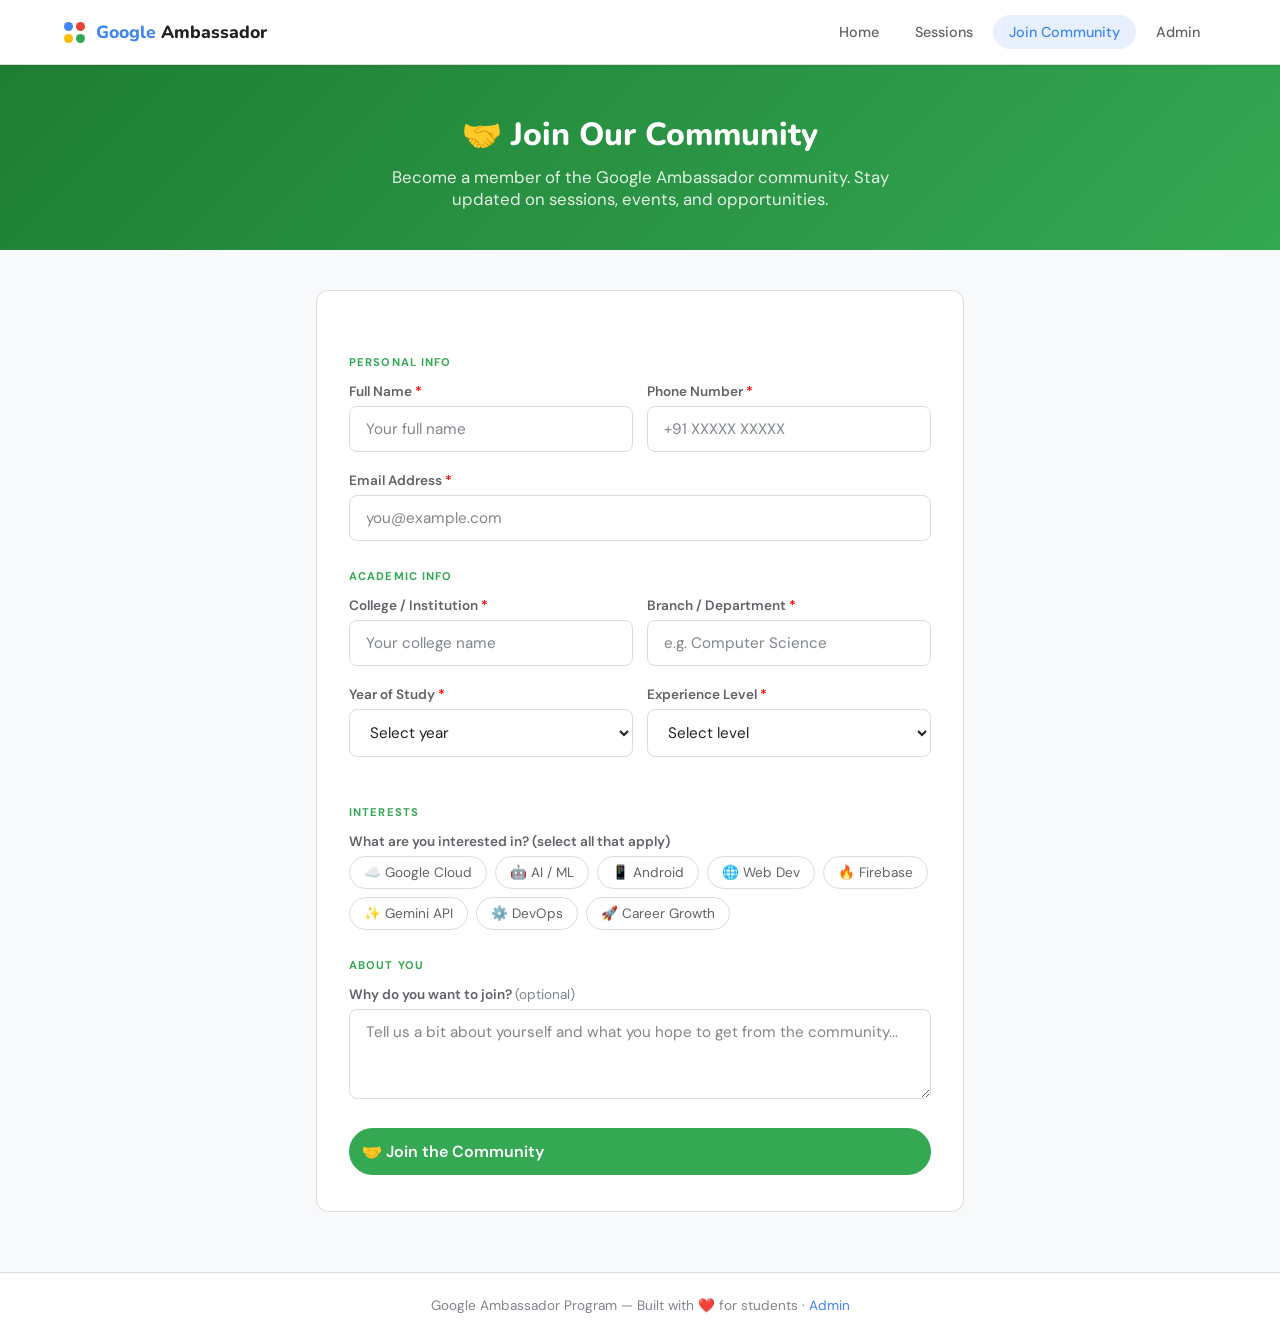
<file: join.html>
<!DOCTYPE html>
<html lang="en">
<head>
  <meta charset="UTF-8">
  <meta name="viewport" content="width=device-width, initial-scale=1.0">
  <title>Join Our Community — Google Ambassador Program</title>
  <link rel="stylesheet" href="style.css">
  <style>
    .join-hero { background: linear-gradient(135deg, #1E7E34 0%, #34A853 100%); padding: 48px 24px 40px; text-align: center; }
    .join-hero h1 { font-family: 'Nunito', sans-serif; font-size: 2rem; font-weight: 800; color: white; margin-bottom: 10px; }
    .join-hero p { color: rgba(255,255,255,.88); font-size: 1.05rem; max-width: 520px; margin: 0 auto; }
    .join-wrap { max-width: 680px; margin: 40px auto 60px; padding: 0 16px; }
    .join-card { background: white; border-radius: var(--radius-lg); border: 1px solid var(--border); padding: 36px 32px; }
    .section-label { font-size: 0.7rem; font-weight: 700; text-transform: uppercase; letter-spacing: .1em; color: #34A853; margin-bottom: 14px; margin-top: 28px; }
    .section-label:first-child { margin-top: 0; }
    .form-row { display: grid; grid-template-columns: 1fr 1fr; gap: 14px; }
    @media (max-width: 560px) { .form-row { grid-template-columns: 1fr; } .join-card { padding: 24px 18px; } }
    .checkbox-group { display: flex; flex-wrap: wrap; gap: 8px; margin-top: 4px; }
    .checkbox-pill input { display: none; }
    .checkbox-pill label { display: inline-flex; align-items: center; gap: 6px; padding: 7px 14px; border-radius: 20px; border: 1.5px solid var(--border); font-size: 0.85rem; cursor: pointer; transition: all .15s; user-select: none; background: white; color: var(--text-secondary); }
    .checkbox-pill input:checked + label { background: #E6F4EA; border-color: #34A853; color: #1E7E34; font-weight: 600; }
    .checkbox-pill label:hover { border-color: #34A853; color: #1E7E34; }
    .btn-green { background: #34A853; color: white; border: none; }
    .btn-green:hover { background: #2d9147; }
    .success-box { text-align: center; padding: 48px 24px; }
    .success-icon { font-size: 3.5rem; margin-bottom: 16px; }
    .success-box h2 { font-family: 'Nunito', sans-serif; font-size: 1.6rem; font-weight: 800; margin-bottom: 8px; color: var(--text-primary); }
    .success-box p { color: var(--text-secondary); margin-bottom: 24px; }
  </style>
</head>
<body>

<nav class="nav">
  <div class="nav-inner">
    <a href="/" class="nav-logo">
      <div class="nav-logo-dots">
        <span class="dot-b"></span><span class="dot-r"></span>
        <span class="dot-y"></span><span class="dot-g"></span>
      </div>
      <span class="nav-logo-text"><span>Google</span> Ambassador</span>
    </a>
    <div class="nav-links">
      <a href="/" class="nav-link">Home</a>
      <a href="/sessions" class="nav-link">Sessions</a>
      <a href="/join" class="nav-link active">Join Community</a>
      <a href="/admin" class="nav-link">Admin</a>
    </div>
  </div>
</nav>

<div class="join-hero">
  <h1>🤝 Join Our Community</h1>
  <p>Become a member of the Google Ambassador community. Stay updated on sessions, events, and opportunities.</p>
</div>

<div class="join-wrap">
  <div class="join-card" id="form-card">

    <div id="form-area">
      <div id="join-alert"></div>

      <div class="section-label">Personal Info</div>
      <div class="form-row">
        <div class="form-group">
          <label class="form-label">Full Name <span style="color:red">*</span></label>
          <input type="text" class="form-control" id="j-name" placeholder="Your full name">
        </div>
        <div class="form-group">
          <label class="form-label">Phone Number <span style="color:red">*</span></label>
          <input type="tel" class="form-control" id="j-phone" placeholder="+91 XXXXX XXXXX">
        </div>
      </div>
      <div class="form-group">
          <label class="form-label">Email Address <span style="color:red">*</span></label>
          <input type="email" class="form-control" id="j-email" placeholder="you@example.com">
        </div>

      <div class="section-label">Academic Info</div>
      <div class="form-row">
        <div class="form-group">
          <label class="form-label">College / Institution <span style="color:red">*</span></label>
          <input type="text" class="form-control" id="j-college" placeholder="Your college name">
        </div>
        <div class="form-group">
          <label class="form-label">Branch / Department <span style="color:red">*</span></label>
          <input type="text" class="form-control" id="j-branch" placeholder="e.g. Computer Science">
        </div>
      </div>
      <div class="form-row">
        <div class="form-group">
          <label class="form-label">Year of Study <span style="color:red">*</span></label>
          <select class="form-control" id="j-year">
            <option value="">Select year</option>
            <option>1st Year</option>
            <option>2nd Year</option>
            <option>3rd Year</option>
            <option>4th Year</option>
            <option>Postgraduate</option>
            <option>Other</option>
          </select>
        </div>
        <div class="form-group">
          <label class="form-label">Experience Level <span style="color:red">*</span></label>
          <select class="form-control" id="j-experience">
            <option value="">Select level</option>
            <option value="beginner">Beginner</option>
            <option value="intermediate">Intermediate</option>
            <option value="advanced">Advanced</option>
          </select>
        </div>
      </div>

      <div class="section-label">Interests</div>
      <div class="form-group">
        <label class="form-label">What are you interested in? (select all that apply)</label>
        <div class="checkbox-group">
          <div class="checkbox-pill"><input type="checkbox" id="i-cloud" value="Google Cloud"><label for="i-cloud">☁️ Google Cloud</label></div>
          <div class="checkbox-pill"><input type="checkbox" id="i-ai" value="AI / ML"><label for="i-ai">🤖 AI / ML</label></div>
          <div class="checkbox-pill"><input type="checkbox" id="i-android" value="Android"><label for="i-android">📱 Android</label></div>
          <div class="checkbox-pill"><input type="checkbox" id="i-web" value="Web Dev"><label for="i-web">🌐 Web Dev</label></div>
          <div class="checkbox-pill"><input type="checkbox" id="i-firebase" value="Firebase"><label for="i-firebase">🔥 Firebase</label></div>
          <div class="checkbox-pill"><input type="checkbox" id="i-gemini" value="Gemini API"><label for="i-gemini">✨ Gemini API</label></div>
          <div class="checkbox-pill"><input type="checkbox" id="i-devops" value="DevOps"><label for="i-devops">⚙️ DevOps</label></div>
          <div class="checkbox-pill"><input type="checkbox" id="i-career" value="Career Growth"><label for="i-career">🚀 Career Growth</label></div>
        </div>
      </div>

      <div class="section-label">About You</div>
      <div class="form-group">
        <label class="form-label">Why do you want to join? <span style="color:var(--text-muted);font-weight:400;">(optional)</span></label>
        <textarea class="form-control" id="j-why" rows="3" placeholder="Tell us a bit about yourself and what you hope to get from the community..."></textarea>
      </div>

      <div style="margin-top:24px;">
        <button class="btn btn-green" id="join-btn" onclick="submitJoin()" style="width:100%;padding:13px;font-size:1rem;">
          🤝 Join the Community
        </button>
      </div>
    </div>

    <div id="success-area" class="success-box" style="display:none;">
      <div class="success-icon">🎉</div>
      <h2>Welcome to the Community!</h2>
      <p>You've successfully joined the Google Ambassador community. We'll keep you posted on upcoming sessions and events.</p>
      <div style="display:flex;gap:12px;justify-content:center;flex-wrap:wrap;">
        <a href="/sessions" class="btn btn-primary">Browse Sessions</a>
        <a href="/" class="btn btn-secondary">Back to Home</a>
      </div>
    </div>

  </div>
</div>

<footer>
  <p>Google Ambassador Program — Built with ❤️ for students · <a href="/admin">Admin</a></p>
</footer>

<script>
async function submitJoin() {
  const btn = document.getElementById('join-btn');
  const alertBox = document.getElementById('join-alert');
  alertBox.innerHTML = '';

  const interests = [...document.querySelectorAll('.checkbox-pill input:checked')].map(c => c.value);

  const body = {
    fullName:           document.getElementById('j-name').value.trim(),
    email:              document.getElementById('j-email').value.trim(),
    phone:              document.getElementById('j-phone').value.trim(),
    college:            document.getElementById('j-college').value.trim(),
    branch:             document.getElementById('j-branch').value.trim(),
    year:               document.getElementById('j-year').value,
    experience:         document.getElementById('j-experience').value,
    interests,
    whyJoin:            document.getElementById('j-why').value.trim()
  };

  if (!body.fullName || !body.email || !body.phone || !body.college || !body.branch || !body.year || !body.experience) {
    alertBox.innerHTML = '<div class="alert alert-error">⚠️ Please fill in all required fields.</div>';
    return;
  }

  btn.disabled = true;
  btn.textContent = 'Joining...';

  try {
    const res = await fetch('https://google-ambassador-backend.onrender.com/api/community/join', {
      method: 'POST',
      headers: { 'Content-Type': 'application/json' },
      body: JSON.stringify(body)
    });
    const data = await res.json();
    if (!res.ok) throw new Error(data.error || 'Something went wrong');
    document.getElementById('form-area').style.display = 'none';
    document.getElementById('success-area').style.display = 'block';
  } catch (err) {
    alertBox.innerHTML = `<div class="alert alert-error">⚠️ ${err.message}</div>`;
    btn.disabled = false;
    btn.textContent = '🤝 Join the Community';
  }
}
</script>
</body>
</html>
</file>
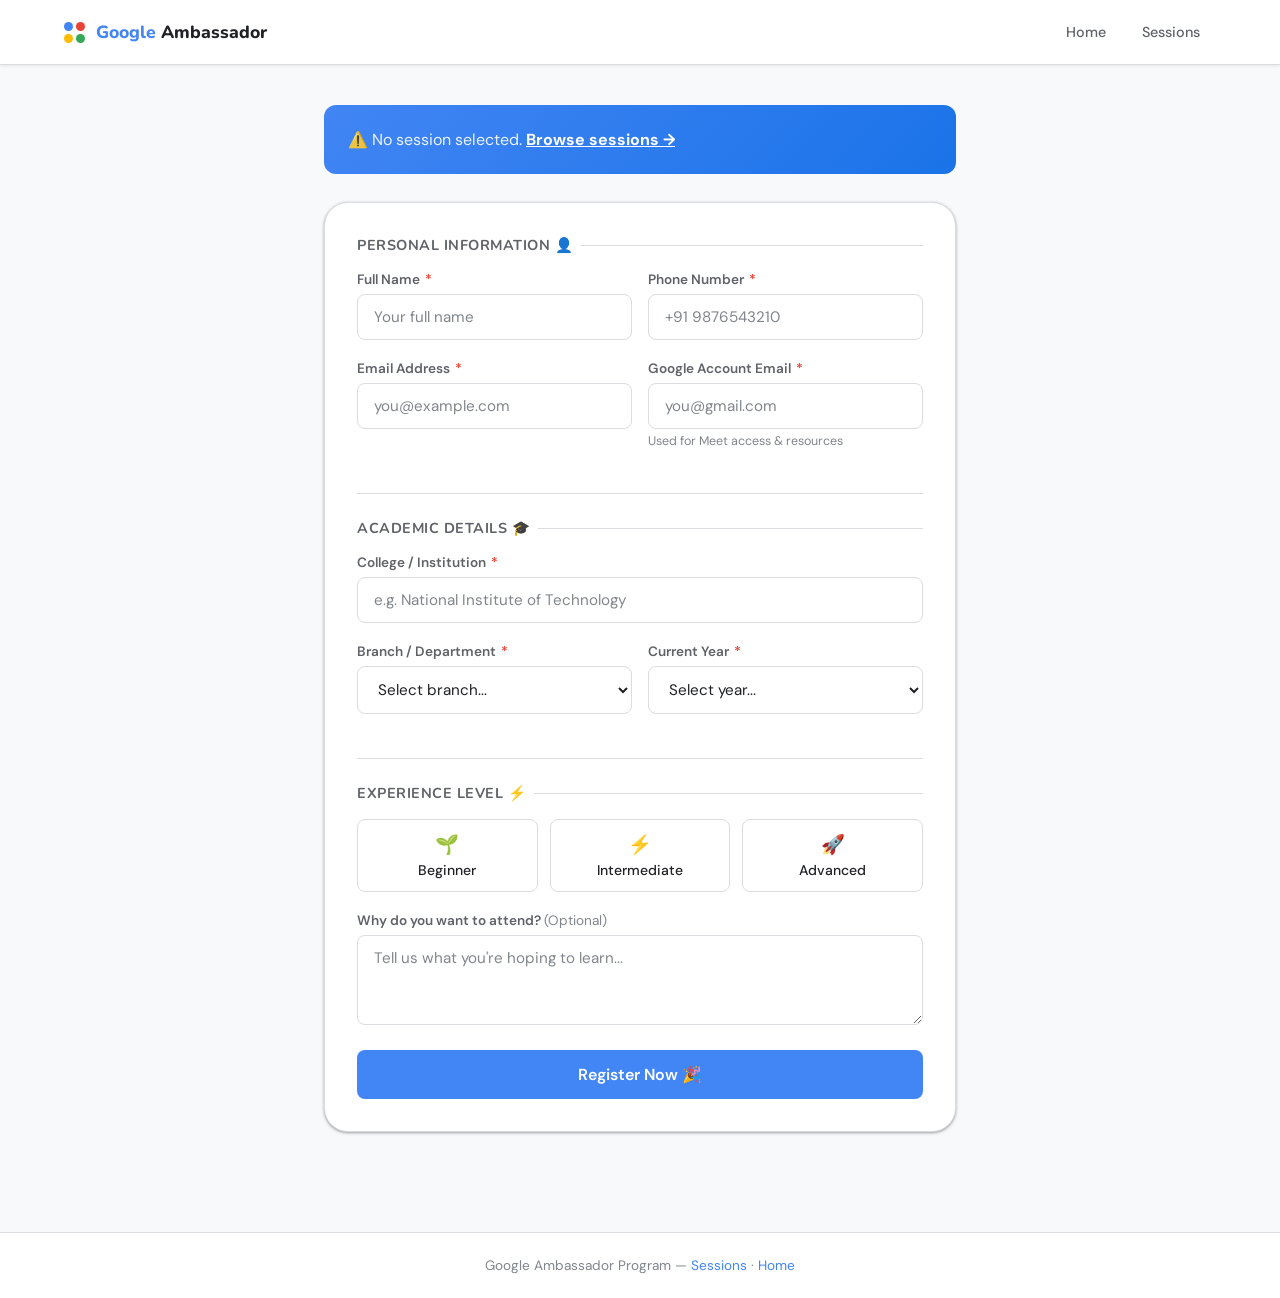
<file: register.html>
<!DOCTYPE html>
<html lang="en">
<head>
  <meta charset="UTF-8">
  <meta name="viewport" content="width=device-width, initial-scale=1.0">
  <title>Register – Google Ambassador Program</title>
  <link rel="stylesheet" href="style.css">
  <style>
    .form-card { background: white; border: 1px solid var(--border); border-radius: var(--radius-xl); padding: 32px; box-shadow: var(--shadow-sm); }
    .divider { height: 1px; background: var(--border); margin: 24px 0; }
    .section-label { font-family: 'Nunito', sans-serif; font-weight: 700; font-size: 0.9rem; color: var(--text-secondary); text-transform: uppercase; letter-spacing: 0.5px; margin-bottom: 16px; display: flex; align-items: center; gap: 8px; }
    .section-label::after { content:''; flex:1; height:1px; background:var(--border); }
    .radio-group { display: flex; gap: 12px; flex-wrap: wrap; }
    .radio-card { flex: 1; min-width: 100px; }
    .radio-card input { display: none; }
    .radio-card label { display: block; padding: 12px 16px; border: 1.5px solid var(--border); border-radius: var(--radius); text-align: center; cursor: pointer; transition: all .2s; font-size: 0.875rem; font-weight: 500; }
    .radio-card label:hover { border-color: var(--google-blue); color: var(--google-blue); }
    .radio-card input:checked + label { background: var(--blue-50); border-color: var(--google-blue); color: var(--google-blue); font-weight: 700; }
    .rc-icon { font-size: 1.2rem; display: block; margin-bottom: 4px; }
  </style>
</head>
<body>

<nav class="nav">
  <div class="nav-inner">
    <a href="/" class="nav-logo">
      <div class="nav-logo-dots">
        <span class="dot-b"></span><span class="dot-r"></span>
        <span class="dot-y"></span><span class="dot-g"></span>
      </div>
      <span class="nav-logo-text"><span>Google</span> Ambassador</span>
    </a>
    <div class="nav-links">
      <a href="/" class="nav-link">Home</a>
      <a href="/sessions" class="nav-link">Sessions</a>
    </div>
  </div>
</nav>

<div class="register-layout">
  <div class="session-info-box" id="session-info">
    <div class="spinner" style="border-top-color:white;width:24px;height:24px;margin:0;border-width:2px;"></div>
  </div>

  <div id="form-area">
    <div class="form-card">
      <div id="alert-container"></div>

      <div class="section-label">Personal Information 👤</div>
      <div class="form-row">
        <div class="form-group">
          <label class="form-label">Full Name <span class="req">*</span></label>
          <input class="form-control" type="text" id="fullName" placeholder="Your full name">
        </div>
        <div class="form-group">
          <label class="form-label">Phone Number <span class="req">*</span></label>
          <input class="form-control" type="tel" id="phone" placeholder="+91 9876543210">
        </div>
      </div>
      <div class="form-row">
        <div class="form-group">
          <label class="form-label">Email Address <span class="req">*</span></label>
          <input class="form-control" type="email" id="email" placeholder="you@example.com">
        </div>
        <div class="form-group">
          <label class="form-label">Google Account Email <span class="req">*</span></label>
          <input class="form-control" type="email" id="googleAccountEmail" placeholder="you@gmail.com">
          <div class="form-hint">Used for Meet access & resources</div>
        </div>
      </div>

      <div class="divider"></div>
      <div class="section-label">Academic Details 🎓</div>

      <div class="form-group">
        <label class="form-label">College / Institution <span class="req">*</span></label>
        <input class="form-control" type="text" id="college" placeholder="e.g. National Institute of Technology">
      </div>
      <div class="form-row">
        <div class="form-group">
          <label class="form-label">Branch / Department <span class="req">*</span></label>
          <select class="form-control" id="branch">
            <option value="">Select branch...</option>
            <option>Computer Science & Engineering</option>
            <option>Information Technology</option>
            <option>Electronics & Communication</option>
            <option>Electrical Engineering</option>
            <option>Mechanical Engineering</option>
            <option>Civil Engineering</option>
            <option>Data Science</option>
            <option>Artificial Intelligence & ML</option>
            <option>MCA / MSc Computer Science</option>
            <option>MBA</option>
            <option>Other</option>
          </select>
        </div>
        <div class="form-group">
          <label class="form-label">Current Year <span class="req">*</span></label>
          <select class="form-control" id="year">
            <option value="">Select year...</option>
            <option>1st Year</option>
            <option>2nd Year</option>
            <option>3rd Year</option>
            <option>4th Year</option>
            <option>5th Year</option>
            <option>Postgraduate</option>
            <option>Alumni</option>
          </select>
        </div>
      </div>

      <div class="divider"></div>
      <div class="section-label">Experience Level ⚡</div>

      <div class="form-group">
        <div class="radio-group">
          <div class="radio-card">
            <input type="radio" name="experience" id="exp-beginner" value="beginner">
            <label for="exp-beginner"><span class="rc-icon">🌱</span>Beginner</label>
          </div>
          <div class="radio-card">
            <input type="radio" name="experience" id="exp-intermediate" value="intermediate">
            <label for="exp-intermediate"><span class="rc-icon">⚡</span>Intermediate</label>
          </div>
          <div class="radio-card">
            <input type="radio" name="experience" id="exp-advanced" value="advanced">
            <label for="exp-advanced"><span class="rc-icon">🚀</span>Advanced</label>
          </div>
        </div>
      </div>

      <div class="form-group">
        <label class="form-label">Why do you want to attend? <span style="color:var(--text-muted);font-weight:400;">(Optional)</span></label>
        <textarea class="form-control" id="motivation" placeholder="Tell us what you're hoping to learn..." rows="3"></textarea>
      </div>

      <button class="btn btn-primary" onclick="submitRegistration()" id="submit-btn" style="width:100%;justify-content:center;padding:14px;font-size:1rem;border-radius:var(--radius);">
        Register Now 🎉
      </button>
    </div>
  </div>

  <div id="success-screen" style="display:none;">
    <div class="form-card success-screen">
      <div class="success-icon">✅</div>
      <h2>You're Registered!</h2>
      <p id="success-msg">Your registration has been confirmed.</p>
      <div style="display:flex;gap:12px;justify-content:center;flex-wrap:wrap;">
        <a href="/sessions" class="btn btn-primary">Browse More Sessions</a>
        <a href="/" class="btn btn-secondary">Back to Home</a>
      </div>
    </div>
  </div>
</div>

<footer>
  <p>Google Ambassador Program — <a href="/sessions">Sessions</a> · <a href="/">Home</a></p>
</footer>

<script>
const params = new URLSearchParams(location.search);
const sessionId = params.get('session');

if (!sessionId) {
  document.getElementById('session-info').innerHTML =
    `<p style="color:rgba(255,255,255,.9)">
      ⚠️ No session selected.
      <a href="/sessions" style="color:white;font-weight:700;">
        Browse sessions →
      </a>
    </p>`;
} else {

  fetch(`https://google-ambassader-backend.onrender.com/api/sessions/${sessionId}`)
    .then(r => r.json())
    .then(s => {

      if (s.error) throw new Error(s.error);

      const date = new Date(s.date).toLocaleDateString(
        'en-IN',
        {
          weekday:'long',
          day:'numeric',
          month:'long',
          year:'numeric'
        }
      );

      document.getElementById('session-info').innerHTML = `
        <h2>📌 ${s.title}</h2>

        <div class="meta">
          <span>👤 ${s.speaker}</span>
          <span>📅 ${date} · ${s.time}</span>
          <span>📍 ${s.venue}</span>
          <span>⏱️ ${s.duration} min</span>
        </div>
      `;

    }).catch(() => {

      document.getElementById('session-info').innerHTML =
        `<p style="color:rgba(255,255,255,.9)">
          <a href="/sessions" style="color:white;font-weight:700;">
            Browse sessions →
          </a>
        </p>`;

    });
}

function showAlert(msg, type = 'error') {
  const c = document.getElementById('alert-container');
  c.innerHTML = `<div class="alert alert-${type}"><span>${type === 'error' ? '⚠️' : '✅'}</span> ${msg}</div>`;
  c.scrollIntoView({ behavior: 'smooth', block: 'start' });
}

async function submitRegistration() {
  const btn = document.getElementById('submit-btn');
  const experience = document.querySelector('input[name="experience"]:checked')?.value;
  const data = {
    sessionId,
    fullName: document.getElementById('fullName').value.trim(),
    email: document.getElementById('email').value.trim(),
    phone: document.getElementById('phone').value.trim(),
    college: document.getElementById('college').value.trim(),
    branch: document.getElementById('branch').value,
    year: document.getElementById('year').value,
    googleAccountEmail: document.getElementById('googleAccountEmail').value.trim(),
    experience,
    motivation: document.getElementById('motivation').value.trim(),
  };

  if (!data.fullName)        return showAlert('Please enter your full name.');
  if (!data.email || !data.email.includes('@')) return showAlert('Please enter a valid email.');
  if (!data.phone)           return showAlert('Please enter your phone number.');
  if (!data.college)         return showAlert('Please enter your college name.');
  if (!data.branch)          return showAlert('Please select your branch.');
  if (!data.year)            return showAlert('Please select your current year.');
  if (!data.googleAccountEmail || !data.googleAccountEmail.includes('@')) return showAlert('Please enter your Google account email.');
  if (!experience)           return showAlert('Please select your experience level.');

  btn.disabled = true;
  btn.textContent = 'Registering...';

  try {
    const res = await fetch('https://google-ambassador-backend.onrender.com/api/register', {
      method: 'POST',
      headers: { 'Content-Type': 'application/json' },
      body: JSON.stringify(data)
    });
    const result = await res.json();
    if (!res.ok) throw new Error(result.error || 'Registration failed');
    document.getElementById('form-area').style.display = 'none';
    document.getElementById('session-info').style.display = 'none';
    document.getElementById('success-msg').textContent = `You've successfully registered. Confirmation sent to ${data.email}.`;
    document.getElementById('success-screen').style.display = 'block';
  } catch (err) {
    showAlert(err.message);
    btn.disabled = false;
    btn.textContent = 'Register Now 🎉';
  }
}
</script>
</body>
</html>
</file>
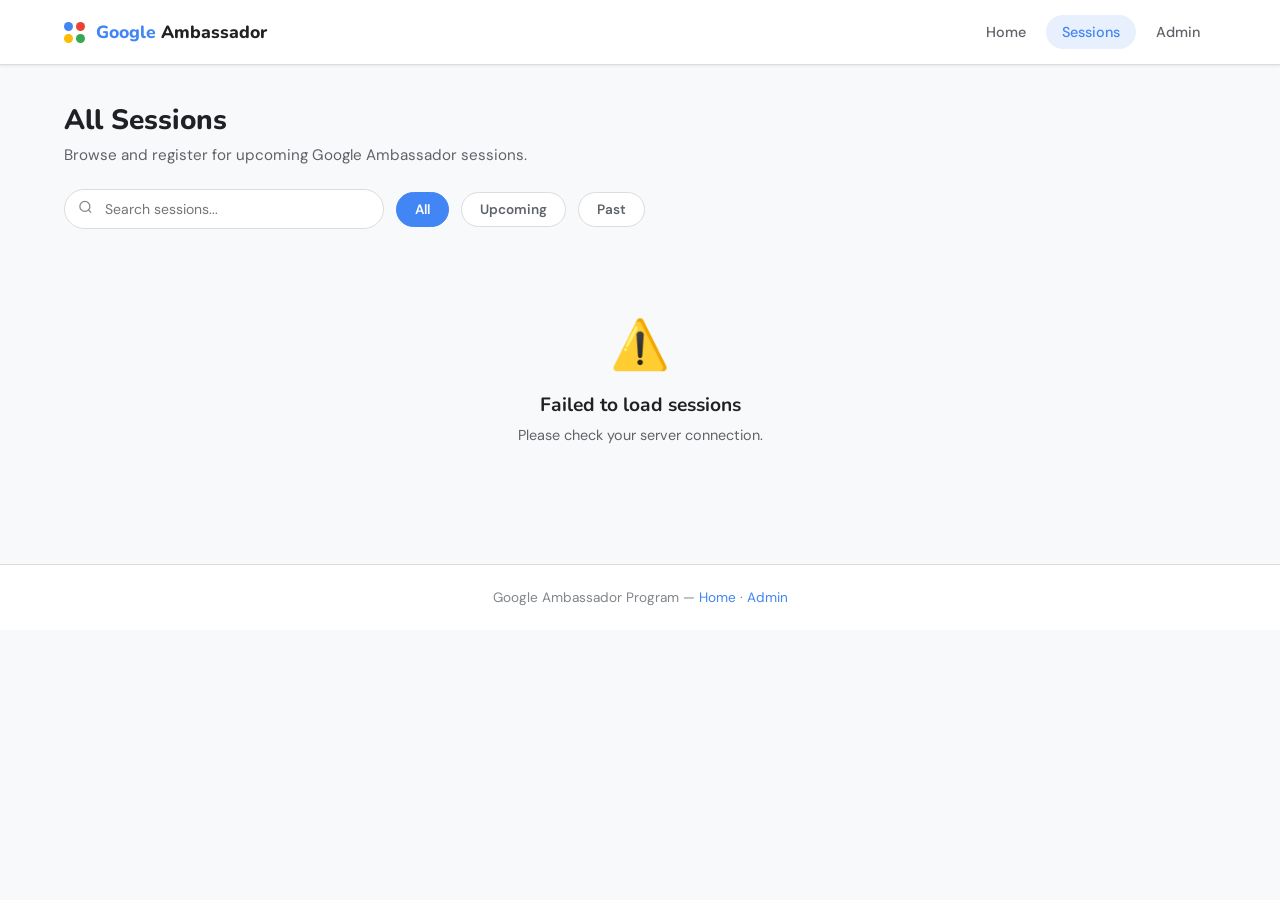
<file: sessions.html>
<!DOCTYPE html>
<html lang="en">
<head>
  <meta charset="UTF-8">
  <meta name="viewport" content="width=device-width, initial-scale=1.0">
  <title>Sessions – Google Ambassador Program</title>
  <link rel="stylesheet" href="style.css">
  <style>
    .filter-bar { display: flex; align-items: center; gap: 12px; flex-wrap: wrap; margin-bottom: 24px; }
    .filter-btn { padding: 8px 18px; border-radius: 20px; border: 1.5px solid var(--border); background: white; font-size: 0.85rem; font-weight: 600; color: var(--text-secondary); cursor: pointer; transition: all .2s; font-family: inherit; }
    .filter-btn.active { background: var(--google-blue); color: white; border-color: var(--google-blue); }
    .filter-btn:hover:not(.active) { border-color: var(--google-blue); color: var(--google-blue); }
    .search-box { flex: 1; min-width: 200px; max-width: 320px; position: relative; }
    .search-box input { width: 100%; padding: 10px 16px 10px 40px; border-radius: 24px; border: 1.5px solid var(--border); font-size: 0.875rem; outline: none; font-family: inherit; transition: border .2s; }
    .search-box input:focus { border-color: var(--google-blue); }
    .search-icon { position: absolute; left: 14px; top: 50%; transform: translateY(-50%); color: var(--text-muted); }
  </style>
</head>
<body>

<nav class="nav">
  <div class="nav-inner">
    <a href="/" class="nav-logo">
      <div class="nav-logo-dots">
        <span class="dot-b"></span><span class="dot-r"></span>
        <span class="dot-y"></span><span class="dot-g"></span>
      </div>
      <span class="nav-logo-text"><span>Google</span> Ambassador</span>
    </a>
    <div class="nav-links">
      <a href="/" class="nav-link">Home</a>
      <a href="/sessions" class="nav-link active">Sessions</a>
      <a href="/admin" class="nav-link">Admin</a>
    </div>
  </div>
</nav>

<div class="container">
  <div class="page-header">
    <h1>All Sessions</h1>
    <p>Browse and register for upcoming Google Ambassador sessions.</p>
  </div>

  <div class="filter-bar">
    <div class="search-box">
      <span class="search-icon">
        <svg width="15" height="15" viewBox="0 0 24 24" fill="none" stroke="currentColor" stroke-width="2"><circle cx="11" cy="11" r="8"/><path d="m21 21-4.35-4.35"/></svg>
      </span>
      <input type="text" id="search" placeholder="Search sessions..." oninput="renderSessions()">
    </div>
    <button class="filter-btn active" onclick="setFilter('all', this)">All</button>
    <button class="filter-btn" onclick="setFilter('upcoming', this)">Upcoming</button>
    <button class="filter-btn" onclick="setFilter('past', this)">Past</button>
  </div>

  <div class="sessions-grid" id="sessions-grid">
    <div class="spinner" style="grid-column:1/-1;"></div>
  </div>
</div>

<footer>
  <p>Google Ambassador Program — <a href="/">Home</a> · <a href="/admin">Admin</a></p>
</footer>

<script>
let allSessions = [];
let currentFilter = 'all';

fetch('https://google-ambassador-backend.onrender.com/api/sessions')
  .then(r => r.json())
  .then(async sessions => {
    allSessions = await Promise.all(sessions.map(async s => {
      const detail = await fetch(`https://google-ambassador-backend.onrender.com/api/sessions/${s._id}`).then(r => r.json()).catch(() => s);
      return { ...s, registrationCount: detail.registrationCount || 0 };
    }));
    const now = new Date();
    allSessions.sort((a, b) => {
      const aUp = new Date(a.date) >= now;
      const bUp = new Date(b.date) >= now;
      if (aUp && !bUp) return -1;   // upcoming before past
      if (!aUp && bUp) return 1;
      if (aUp && bUp) return new Date(a.date) - new Date(b.date);  // upcoming: soonest first
      return new Date(b.date) - new Date(a.date);  // past: most recent first
    });
    renderSessions();
  }).catch(() => {
    document.getElementById('sessions-grid').innerHTML = `<div class="empty" style="grid-column:1/-1"><div class="empty-icon">⚠️</div><h3>Failed to load sessions</h3><p>Please check your server connection.</p></div>`;
  });

function setFilter(f, btn) {
  currentFilter = f;
  document.querySelectorAll('.filter-btn').forEach(b => b.classList.remove('active'));
  btn.classList.add('active');
  renderSessions();
}

function renderSessions() {
  const q = document.getElementById('search').value.toLowerCase();
  const now = new Date();
  const filtered = allSessions.filter(s => {
    const matchSearch = !q || s.title.toLowerCase().includes(q) || s.description.toLowerCase().includes(q) || s.speaker.toLowerCase().includes(q) || (s.tags||[]).some(t => t.toLowerCase().includes(q));
    const sDate = new Date(s.date);
    const matchFilter = currentFilter === 'all' || (currentFilter === 'upcoming' && sDate >= now) || (currentFilter === 'past' && sDate < now);
    return matchSearch && matchFilter;
  });

  const grid = document.getElementById('sessions-grid');
  if (!filtered.length) {
    grid.innerHTML = `<div class="empty" style="grid-column:1/-1"><div class="empty-icon">📭</div><h3>No sessions found</h3><p>Try adjusting your filters.</p></div>`;
    return;
  }
  grid.innerHTML = filtered.map(s => {
    const date = new Date(s.date);
    const isPast = date < new Date();
    const dateStr = date.toLocaleDateString('en-IN', { day:'numeric', month:'short', year:'numeric' });
    const tags = (s.tags||[]).map(t => `<span class="tag">${t}</span>`).join('');
    const pct = Math.min(100, (s.registrationCount||0) / s.maxCapacity * 100);
    const fillClass = pct >= 90 ? 'danger' : pct >= 70 ? 'warning' : '';
    const isFull = (s.registrationCount||0) >= s.maxCapacity;
    return `
      <div class="session-card" style="${isPast ? 'opacity:.7;' : ''}">
        <div class="session-card-header">
          <div style="display:flex;justify-content:space-between;align-items:flex-start;margin-bottom:8px;">
            <div class="session-tags">${tags || '<span class="tag">General</span>'}</div>
            ${isPast ? '<span class="badge badge-inactive">Past</span>' : isFull ? '<span class="badge badge-full">Full</span>' : '<span class="badge badge-active">Open</span>'}
          </div>
          <h3>${s.title}</h3>
          <p>${s.description.substring(0,120)}${s.description.length > 120 ? '...' : ''}</p>
        </div>
        <div class="session-card-body">
          <div class="session-meta">
            <div class="meta-item"><span class="meta-icon">👤</span>${s.speaker}</div>
            <div class="meta-item"><span class="meta-icon">📅</span>${dateStr} at ${s.time}</div>
            <div class="meta-item"><span class="meta-icon">⏱️</span>${s.duration} minutes</div>
            <div class="meta-item"><span class="meta-icon">📍</span>${s.venue}</div>
            ${s.meetLink ? `<div class="meta-item"><span class="meta-icon">🔗</span><a href="${s.meetLink}" target="_blank" style="color:var(--google-blue)">Join Online</a></div>` : ''}
          </div>
        </div>
        <div class="session-card-footer">
          <div>
            <div class="capacity-bar"><div class="capacity-fill ${fillClass}" style="width:${pct}%"></div></div>
            <div class="capacity-text">${s.registrationCount||0} / ${s.maxCapacity} registered</div>
          </div>
          ${!isPast && !isFull
            ? `<a href="/register?session=${s._id}" class="btn btn-primary btn-sm">Register →</a>`
            : isPast
              ? `<span style="font-size:.8rem;color:var(--text-muted)">Session ended</span>`
              : `<span class="btn btn-sm" style="background:var(--surface-3);color:var(--text-muted);cursor:default;">Full</span>`}
        </div>
      </div>`;
  }).join('');
}
</script>
</body>
</html>
</file>
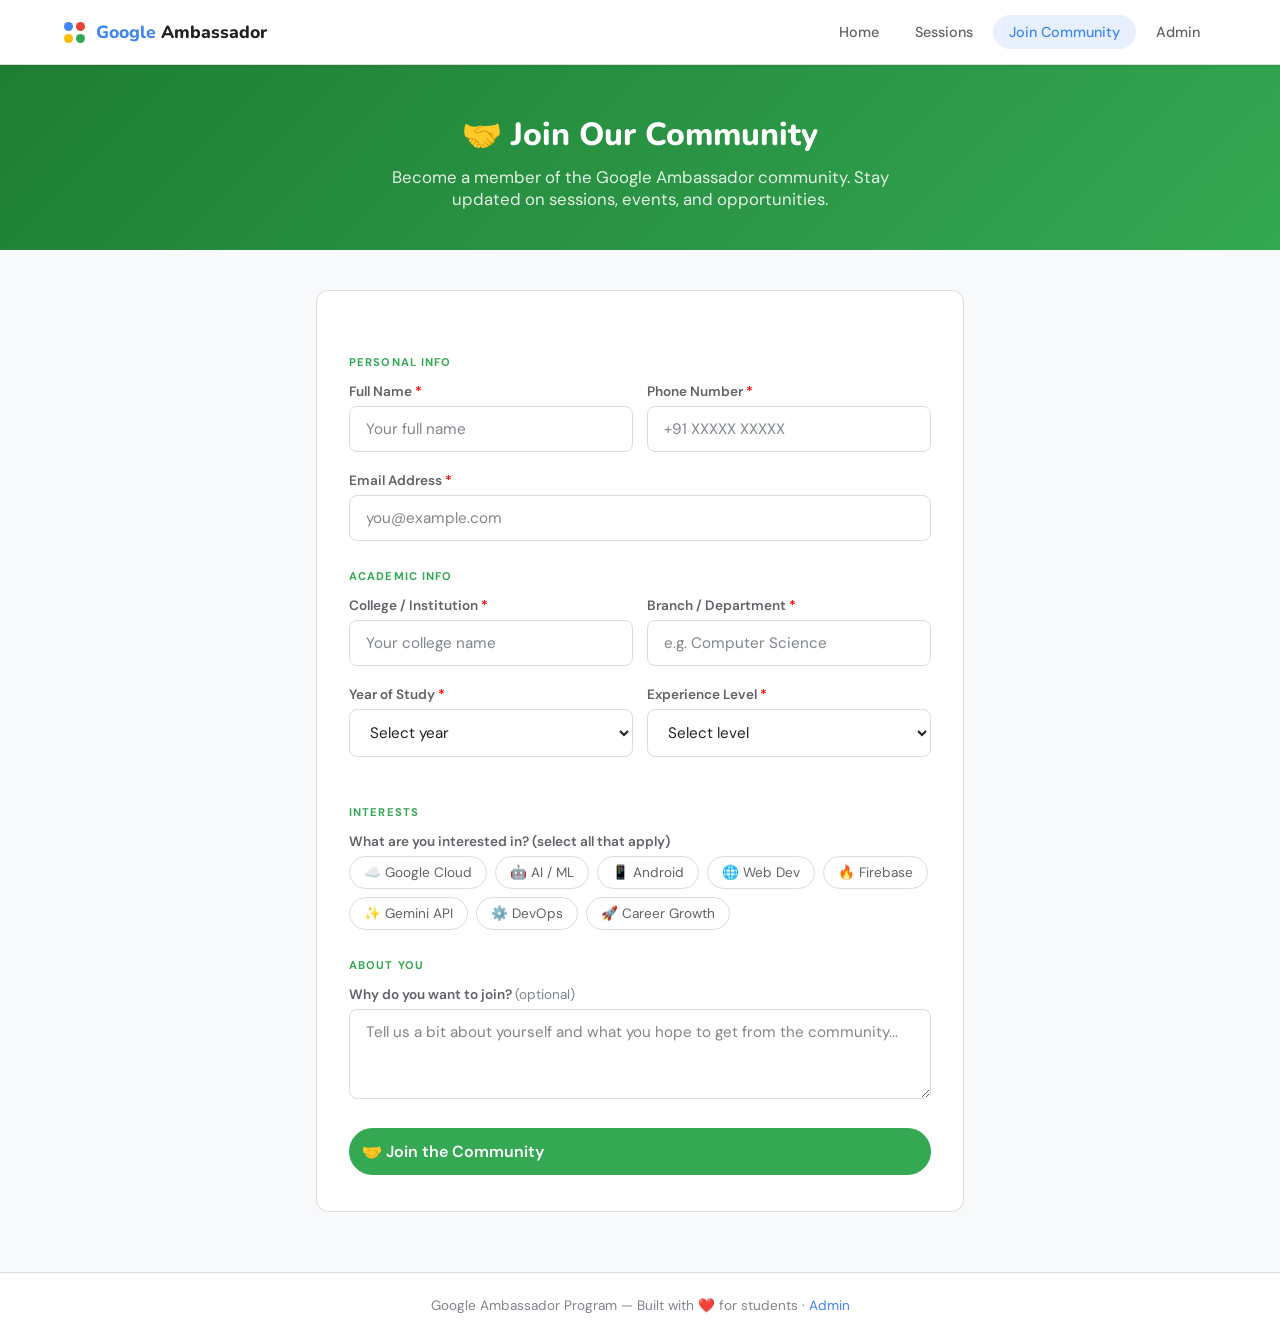
<file: pages/join.html>
<!DOCTYPE html>
<html lang="en">
<head>
  <meta charset="UTF-8">
  <meta name="viewport" content="width=device-width, initial-scale=1.0">
  <title>Join Our Community — Google Ambassador Program</title>
  <link rel="stylesheet" href="/css/style.css">
  <style>
    .join-hero { background: linear-gradient(135deg, #1E7E34 0%, #34A853 100%); padding: 48px 24px 40px; text-align: center; }
    .join-hero h1 { font-family: 'Nunito', sans-serif; font-size: 2rem; font-weight: 800; color: white; margin-bottom: 10px; }
    .join-hero p { color: rgba(255,255,255,.88); font-size: 1.05rem; max-width: 520px; margin: 0 auto; }
    .join-wrap { max-width: 680px; margin: 40px auto 60px; padding: 0 16px; }
    .join-card { background: white; border-radius: var(--radius-lg); border: 1px solid var(--border); padding: 36px 32px; }
    .section-label { font-size: 0.7rem; font-weight: 700; text-transform: uppercase; letter-spacing: .1em; color: #34A853; margin-bottom: 14px; margin-top: 28px; }
    .section-label:first-child { margin-top: 0; }
    .form-row { display: grid; grid-template-columns: 1fr 1fr; gap: 14px; }
    @media (max-width: 560px) { .form-row { grid-template-columns: 1fr; } .join-card { padding: 24px 18px; } }
    .checkbox-group { display: flex; flex-wrap: wrap; gap: 8px; margin-top: 4px; }
    .checkbox-pill input { display: none; }
    .checkbox-pill label { display: inline-flex; align-items: center; gap: 6px; padding: 7px 14px; border-radius: 20px; border: 1.5px solid var(--border); font-size: 0.85rem; cursor: pointer; transition: all .15s; user-select: none; background: white; color: var(--text-secondary); }
    .checkbox-pill input:checked + label { background: #E6F4EA; border-color: #34A853; color: #1E7E34; font-weight: 600; }
    .checkbox-pill label:hover { border-color: #34A853; color: #1E7E34; }
    .btn-green { background: #34A853; color: white; border: none; }
    .btn-green:hover { background: #2d9147; }
    .success-box { text-align: center; padding: 48px 24px; }
    .success-icon { font-size: 3.5rem; margin-bottom: 16px; }
    .success-box h2 { font-family: 'Nunito', sans-serif; font-size: 1.6rem; font-weight: 800; margin-bottom: 8px; color: var(--text-primary); }
    .success-box p { color: var(--text-secondary); margin-bottom: 24px; }
  </style>
</head>
<body>

<nav class="nav">
  <div class="nav-inner">
    <a href="/" class="nav-logo">
      <div class="nav-logo-dots">
        <span class="dot-b"></span><span class="dot-r"></span>
        <span class="dot-y"></span><span class="dot-g"></span>
      </div>
      <span class="nav-logo-text"><span>Google</span> Ambassador</span>
    </a>
    <div class="nav-links">
      <a href="/" class="nav-link">Home</a>
      <a href="/sessions" class="nav-link">Sessions</a>
      <a href="/join" class="nav-link active">Join Community</a>
      <a href="/admin" class="nav-link">Admin</a>
    </div>
  </div>
</nav>

<div class="join-hero">
  <h1>🤝 Join Our Community</h1>
  <p>Become a member of the Google Ambassador community. Stay updated on sessions, events, and opportunities.</p>
</div>

<div class="join-wrap">
  <div class="join-card" id="form-card">

    <div id="form-area">
      <div id="join-alert"></div>

      <div class="section-label">Personal Info</div>
      <div class="form-row">
        <div class="form-group">
          <label class="form-label">Full Name <span style="color:red">*</span></label>
          <input type="text" class="form-control" id="j-name" placeholder="Your full name">
        </div>
        <div class="form-group">
          <label class="form-label">Phone Number <span style="color:red">*</span></label>
          <input type="tel" class="form-control" id="j-phone" placeholder="+91 XXXXX XXXXX">
        </div>
      </div>
      <div class="form-group">
          <label class="form-label">Email Address <span style="color:red">*</span></label>
          <input type="email" class="form-control" id="j-email" placeholder="you@example.com">
        </div>

      <div class="section-label">Academic Info</div>
      <div class="form-row">
        <div class="form-group">
          <label class="form-label">College / Institution <span style="color:red">*</span></label>
          <input type="text" class="form-control" id="j-college" placeholder="Your college name">
        </div>
        <div class="form-group">
          <label class="form-label">Branch / Department <span style="color:red">*</span></label>
          <input type="text" class="form-control" id="j-branch" placeholder="e.g. Computer Science">
        </div>
      </div>
      <div class="form-row">
        <div class="form-group">
          <label class="form-label">Year of Study <span style="color:red">*</span></label>
          <select class="form-control" id="j-year">
            <option value="">Select year</option>
            <option>1st Year</option>
            <option>2nd Year</option>
            <option>3rd Year</option>
            <option>4th Year</option>
            <option>Postgraduate</option>
            <option>Other</option>
          </select>
        </div>
        <div class="form-group">
          <label class="form-label">Experience Level <span style="color:red">*</span></label>
          <select class="form-control" id="j-experience">
            <option value="">Select level</option>
            <option value="beginner">Beginner</option>
            <option value="intermediate">Intermediate</option>
            <option value="advanced">Advanced</option>
          </select>
        </div>
      </div>

      <div class="section-label">Interests</div>
      <div class="form-group">
        <label class="form-label">What are you interested in? (select all that apply)</label>
        <div class="checkbox-group">
          <div class="checkbox-pill"><input type="checkbox" id="i-cloud" value="Google Cloud"><label for="i-cloud">☁️ Google Cloud</label></div>
          <div class="checkbox-pill"><input type="checkbox" id="i-ai" value="AI / ML"><label for="i-ai">🤖 AI / ML</label></div>
          <div class="checkbox-pill"><input type="checkbox" id="i-android" value="Android"><label for="i-android">📱 Android</label></div>
          <div class="checkbox-pill"><input type="checkbox" id="i-web" value="Web Dev"><label for="i-web">🌐 Web Dev</label></div>
          <div class="checkbox-pill"><input type="checkbox" id="i-firebase" value="Firebase"><label for="i-firebase">🔥 Firebase</label></div>
          <div class="checkbox-pill"><input type="checkbox" id="i-gemini" value="Gemini API"><label for="i-gemini">✨ Gemini API</label></div>
          <div class="checkbox-pill"><input type="checkbox" id="i-devops" value="DevOps"><label for="i-devops">⚙️ DevOps</label></div>
          <div class="checkbox-pill"><input type="checkbox" id="i-career" value="Career Growth"><label for="i-career">🚀 Career Growth</label></div>
        </div>
      </div>

      <div class="section-label">About You</div>
      <div class="form-group">
        <label class="form-label">Why do you want to join? <span style="color:var(--text-muted);font-weight:400;">(optional)</span></label>
        <textarea class="form-control" id="j-why" rows="3" placeholder="Tell us a bit about yourself and what you hope to get from the community..."></textarea>
      </div>

      <div style="margin-top:24px;">
        <button class="btn btn-green" id="join-btn" onclick="submitJoin()" style="width:100%;padding:13px;font-size:1rem;">
          🤝 Join the Community
        </button>
      </div>
    </div>

    <div id="success-area" class="success-box" style="display:none;">
      <div class="success-icon">🎉</div>
      <h2>Welcome to the Community!</h2>
      <p>You've successfully joined the Google Ambassador community. We'll keep you posted on upcoming sessions and events.</p>
      <div style="display:flex;gap:12px;justify-content:center;flex-wrap:wrap;">
        <a href="/sessions" class="btn btn-primary">Browse Sessions</a>
        <a href="/" class="btn btn-secondary">Back to Home</a>
      </div>
    </div>

  </div>
</div>

<footer>
  <p>Google Ambassador Program — Built with ❤️ for students · <a href="/admin">Admin</a></p>
</footer>

<script>
async function submitJoin() {
  const btn = document.getElementById('join-btn');
  const alertBox = document.getElementById('join-alert');
  alertBox.innerHTML = '';

  const interests = [...document.querySelectorAll('.checkbox-pill input:checked')].map(c => c.value);

  const body = {
    fullName:           document.getElementById('j-name').value.trim(),
    email:              document.getElementById('j-email').value.trim(),
    phone:              document.getElementById('j-phone').value.trim(),
    college:            document.getElementById('j-college').value.trim(),
    branch:             document.getElementById('j-branch').value.trim(),
    year:               document.getElementById('j-year').value,
    experience:         document.getElementById('j-experience').value,
    interests,
    whyJoin:            document.getElementById('j-why').value.trim()
  };

  if (!body.fullName || !body.email || !body.phone || !body.college || !body.branch || !body.year || !body.experience) {
    alertBox.innerHTML = '<div class="alert alert-error">⚠️ Please fill in all required fields.</div>';
    return;
  }

  btn.disabled = true;
  btn.textContent = 'Joining...';

  try {
    const res = await fetch('/api/community/join', {
      method: 'POST',
      headers: { 'Content-Type': 'application/json' },
      body: JSON.stringify(body)
    });
    const data = await res.json();
    if (!res.ok) throw new Error(data.error || 'Something went wrong');
    document.getElementById('form-area').style.display = 'none';
    document.getElementById('success-area').style.display = 'block';
  } catch (err) {
    alertBox.innerHTML = `<div class="alert alert-error">⚠️ ${err.message}</div>`;
    btn.disabled = false;
    btn.textContent = '🤝 Join the Community';
  }
}
</script>
</body>
</html>
</file>
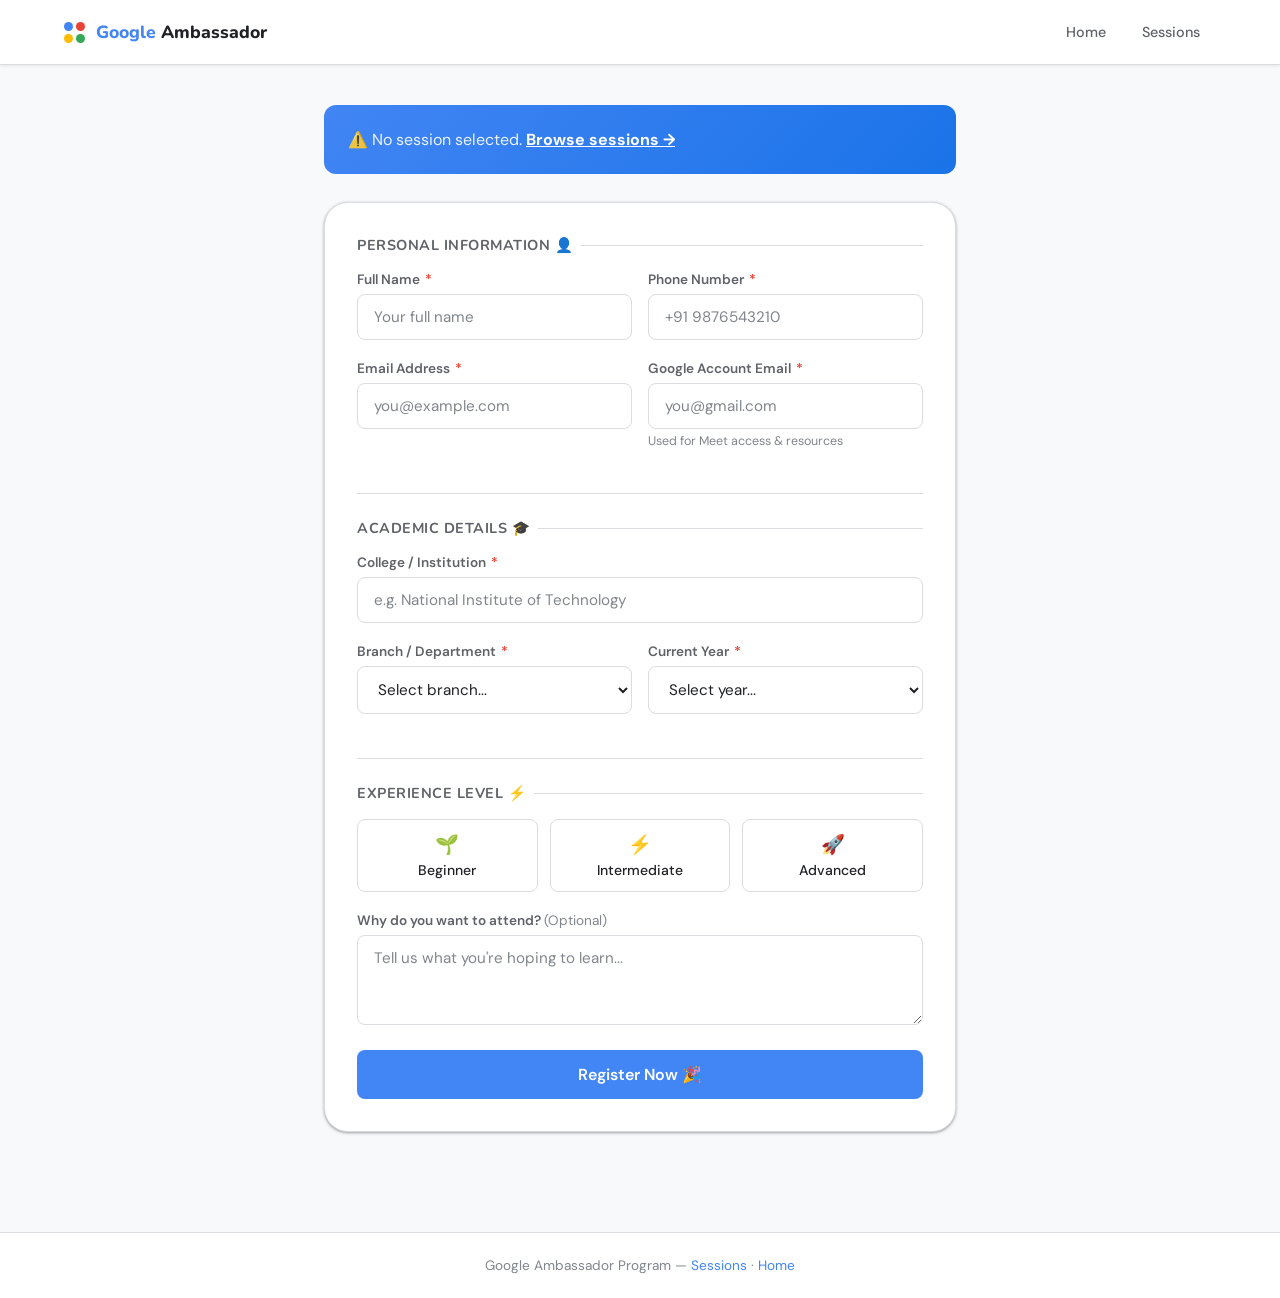
<file: pages/register.html>
<!DOCTYPE html>
<html lang="en">
<head>
  <meta charset="UTF-8">
  <meta name="viewport" content="width=device-width, initial-scale=1.0">
  <title>Register – Google Ambassador Program</title>
  <link rel="stylesheet" href="/css/style.css">
  <style>
    .form-card { background: white; border: 1px solid var(--border); border-radius: var(--radius-xl); padding: 32px; box-shadow: var(--shadow-sm); }
    .divider { height: 1px; background: var(--border); margin: 24px 0; }
    .section-label { font-family: 'Nunito', sans-serif; font-weight: 700; font-size: 0.9rem; color: var(--text-secondary); text-transform: uppercase; letter-spacing: 0.5px; margin-bottom: 16px; display: flex; align-items: center; gap: 8px; }
    .section-label::after { content:''; flex:1; height:1px; background:var(--border); }
    .radio-group { display: flex; gap: 12px; flex-wrap: wrap; }
    .radio-card { flex: 1; min-width: 100px; }
    .radio-card input { display: none; }
    .radio-card label { display: block; padding: 12px 16px; border: 1.5px solid var(--border); border-radius: var(--radius); text-align: center; cursor: pointer; transition: all .2s; font-size: 0.875rem; font-weight: 500; }
    .radio-card label:hover { border-color: var(--google-blue); color: var(--google-blue); }
    .radio-card input:checked + label { background: var(--blue-50); border-color: var(--google-blue); color: var(--google-blue); font-weight: 700; }
    .rc-icon { font-size: 1.2rem; display: block; margin-bottom: 4px; }
  </style>
</head>
<body>

<nav class="nav">
  <div class="nav-inner">
    <a href="/" class="nav-logo">
      <div class="nav-logo-dots">
        <span class="dot-b"></span><span class="dot-r"></span>
        <span class="dot-y"></span><span class="dot-g"></span>
      </div>
      <span class="nav-logo-text"><span>Google</span> Ambassador</span>
    </a>
    <div class="nav-links">
      <a href="/" class="nav-link">Home</a>
      <a href="/sessions" class="nav-link">Sessions</a>
    </div>
  </div>
</nav>

<div class="register-layout">
  <div class="session-info-box" id="session-info">
    <div class="spinner" style="border-top-color:white;width:24px;height:24px;margin:0;border-width:2px;"></div>
  </div>

  <div id="form-area">
    <div class="form-card">
      <div id="alert-container"></div>

      <div class="section-label">Personal Information 👤</div>
      <div class="form-row">
        <div class="form-group">
          <label class="form-label">Full Name <span class="req">*</span></label>
          <input class="form-control" type="text" id="fullName" placeholder="Your full name">
        </div>
        <div class="form-group">
          <label class="form-label">Phone Number <span class="req">*</span></label>
          <input class="form-control" type="tel" id="phone" placeholder="+91 9876543210">
        </div>
      </div>
      <div class="form-row">
        <div class="form-group">
          <label class="form-label">Email Address <span class="req">*</span></label>
          <input class="form-control" type="email" id="email" placeholder="you@example.com">
        </div>
        <div class="form-group">
          <label class="form-label">Google Account Email <span class="req">*</span></label>
          <input class="form-control" type="email" id="googleAccountEmail" placeholder="you@gmail.com">
          <div class="form-hint">Used for Meet access & resources</div>
        </div>
      </div>

      <div class="divider"></div>
      <div class="section-label">Academic Details 🎓</div>

      <div class="form-group">
        <label class="form-label">College / Institution <span class="req">*</span></label>
        <input class="form-control" type="text" id="college" placeholder="e.g. National Institute of Technology">
      </div>
      <div class="form-row">
        <div class="form-group">
          <label class="form-label">Branch / Department <span class="req">*</span></label>
          <select class="form-control" id="branch">
            <option value="">Select branch...</option>
            <option>Computer Science & Engineering</option>
            <option>Information Technology</option>
            <option>Electronics & Communication</option>
            <option>Electrical Engineering</option>
            <option>Mechanical Engineering</option>
            <option>Civil Engineering</option>
            <option>Data Science</option>
            <option>Artificial Intelligence & ML</option>
            <option>MCA / MSc Computer Science</option>
            <option>MBA</option>
            <option>Other</option>
          </select>
        </div>
        <div class="form-group">
          <label class="form-label">Current Year <span class="req">*</span></label>
          <select class="form-control" id="year">
            <option value="">Select year...</option>
            <option>1st Year</option>
            <option>2nd Year</option>
            <option>3rd Year</option>
            <option>4th Year</option>
            <option>5th Year</option>
            <option>Postgraduate</option>
            <option>Alumni</option>
          </select>
        </div>
      </div>

      <div class="divider"></div>
      <div class="section-label">Experience Level ⚡</div>

      <div class="form-group">
        <div class="radio-group">
          <div class="radio-card">
            <input type="radio" name="experience" id="exp-beginner" value="beginner">
            <label for="exp-beginner"><span class="rc-icon">🌱</span>Beginner</label>
          </div>
          <div class="radio-card">
            <input type="radio" name="experience" id="exp-intermediate" value="intermediate">
            <label for="exp-intermediate"><span class="rc-icon">⚡</span>Intermediate</label>
          </div>
          <div class="radio-card">
            <input type="radio" name="experience" id="exp-advanced" value="advanced">
            <label for="exp-advanced"><span class="rc-icon">🚀</span>Advanced</label>
          </div>
        </div>
      </div>

      <div class="form-group">
        <label class="form-label">Why do you want to attend? <span style="color:var(--text-muted);font-weight:400;">(Optional)</span></label>
        <textarea class="form-control" id="motivation" placeholder="Tell us what you're hoping to learn..." rows="3"></textarea>
      </div>

      <button class="btn btn-primary" onclick="submitRegistration()" id="submit-btn" style="width:100%;justify-content:center;padding:14px;font-size:1rem;border-radius:var(--radius);">
        Register Now 🎉
      </button>
    </div>
  </div>

  <div id="success-screen" style="display:none;">
    <div class="form-card success-screen">
      <div class="success-icon">✅</div>
      <h2>You're Registered!</h2>
      <p id="success-msg">Your registration has been confirmed.</p>
      <div style="display:flex;gap:12px;justify-content:center;flex-wrap:wrap;">
        <a href="/sessions" class="btn btn-primary">Browse More Sessions</a>
        <a href="/" class="btn btn-secondary">Back to Home</a>
      </div>
    </div>
  </div>
</div>

<footer>
  <p>Google Ambassador Program — <a href="/sessions">Sessions</a> · <a href="/">Home</a></p>
</footer>

<script>
const params = new URLSearchParams(location.search);
const sessionId = params.get('session');

if (!sessionId) {
  document.getElementById('session-info').innerHTML =
    `<p style="color:rgba(255,255,255,.9)">
      ⚠️ No session selected.
      <a href="/sessions" style="color:white;font-weight:700;">
        Browse sessions →
      </a>
    </p>`;
} else {

  fetch(`https://google-ambassader-backend.onrender.com/api/sessions/${sessionId}`)
    .then(r => r.json())
    .then(s => {

      if (s.error) throw new Error(s.error);

      const date = new Date(s.date).toLocaleDateString(
        'en-IN',
        {
          weekday:'long',
          day:'numeric',
          month:'long',
          year:'numeric'
        }
      );

      document.getElementById('session-info').innerHTML = `
        <h2>📌 ${s.title}</h2>

        <div class="meta">
          <span>👤 ${s.speaker}</span>
          <span>📅 ${date} · ${s.time}</span>
          <span>📍 ${s.venue}</span>
          <span>⏱️ ${s.duration} min</span>
        </div>
      `;

    }).catch(() => {

      document.getElementById('session-info').innerHTML =
        `<p style="color:rgba(255,255,255,.9)">
          ⚠️ Session not found.
          <a href="/sessions" style="color:white;font-weight:700;">
            Browse sessions →
          </a>
        </p>`;

    });
}

function showAlert(msg, type = 'error') {
  const c = document.getElementById('alert-container');
  c.innerHTML = `<div class="alert alert-${type}"><span>${type === 'error' ? '⚠️' : '✅'}</span> ${msg}</div>`;
  c.scrollIntoView({ behavior: 'smooth', block: 'start' });
}

async function submitRegistration() {
  const btn = document.getElementById('submit-btn');
  const experience = document.querySelector('input[name="experience"]:checked')?.value;
  const data = {
    sessionId,
    fullName: document.getElementById('fullName').value.trim(),
    email: document.getElementById('email').value.trim(),
    phone: document.getElementById('phone').value.trim(),
    college: document.getElementById('college').value.trim(),
    branch: document.getElementById('branch').value,
    year: document.getElementById('year').value,
    googleAccountEmail: document.getElementById('googleAccountEmail').value.trim(),
    experience,
    motivation: document.getElementById('motivation').value.trim(),
  };

  if (!data.fullName)        return showAlert('Please enter your full name.');
  if (!data.email || !data.email.includes('@')) return showAlert('Please enter a valid email.');
  if (!data.phone)           return showAlert('Please enter your phone number.');
  if (!data.college)         return showAlert('Please enter your college name.');
  if (!data.branch)          return showAlert('Please select your branch.');
  if (!data.year)            return showAlert('Please select your current year.');
  if (!data.googleAccountEmail || !data.googleAccountEmail.includes('@')) return showAlert('Please enter your Google account email.');
  if (!experience)           return showAlert('Please select your experience level.');

  btn.disabled = true;
  btn.textContent = 'Registering...';

  try {
    const res = await fetch('/api/register', {
      method: 'POST',
      headers: { 'Content-Type': 'application/json' },
      body: JSON.stringify(data)
    });
    const result = await res.json();
    if (!res.ok) throw new Error(result.error || 'Registration failed');
    document.getElementById('form-area').style.display = 'none';
    document.getElementById('session-info').style.display = 'none';
    document.getElementById('success-msg').textContent = `You've successfully registered. Confirmation sent to ${data.email}.`;
    document.getElementById('success-screen').style.display = 'block';
  } catch (err) {
    showAlert(err.message);
    btn.disabled = false;
    btn.textContent = 'Register Now 🎉';
  }
}
</script>
</body>
</html>
</file>
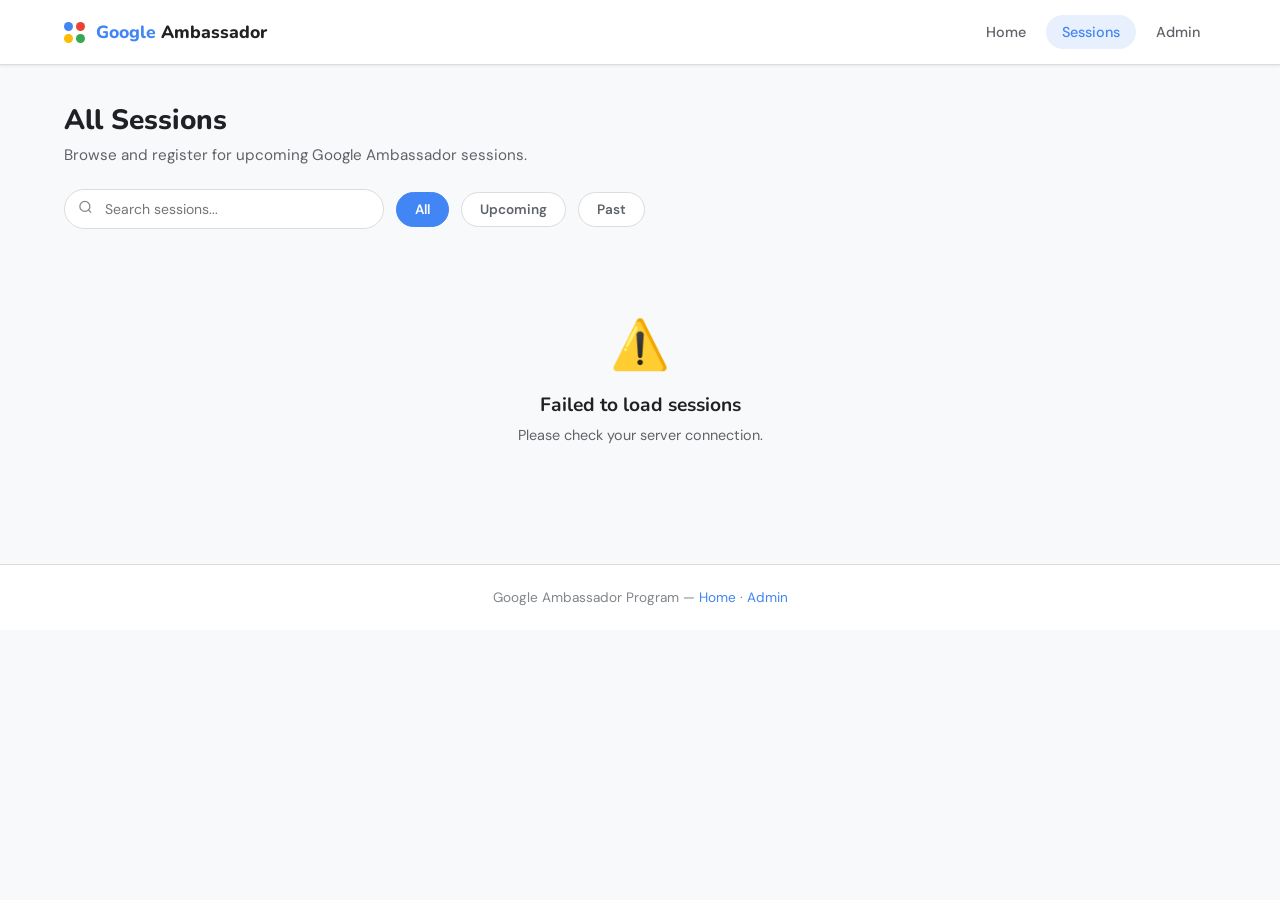
<file: pages/sessions.html>
<!DOCTYPE html>
<html lang="en">
<head>
  <meta charset="UTF-8">
  <meta name="viewport" content="width=device-width, initial-scale=1.0">
  <title>Sessions – Google Ambassador Program</title>
  <link rel="stylesheet" href="/css/style.css">
  <style>
    .filter-bar { display: flex; align-items: center; gap: 12px; flex-wrap: wrap; margin-bottom: 24px; }
    .filter-btn { padding: 8px 18px; border-radius: 20px; border: 1.5px solid var(--border); background: white; font-size: 0.85rem; font-weight: 600; color: var(--text-secondary); cursor: pointer; transition: all .2s; font-family: inherit; }
    .filter-btn.active { background: var(--google-blue); color: white; border-color: var(--google-blue); }
    .filter-btn:hover:not(.active) { border-color: var(--google-blue); color: var(--google-blue); }
    .search-box { flex: 1; min-width: 200px; max-width: 320px; position: relative; }
    .search-box input { width: 100%; padding: 10px 16px 10px 40px; border-radius: 24px; border: 1.5px solid var(--border); font-size: 0.875rem; outline: none; font-family: inherit; transition: border .2s; }
    .search-box input:focus { border-color: var(--google-blue); }
    .search-icon { position: absolute; left: 14px; top: 50%; transform: translateY(-50%); color: var(--text-muted); }
  </style>
</head>
<body>

<nav class="nav">
  <div class="nav-inner">
    <a href="/" class="nav-logo">
      <div class="nav-logo-dots">
        <span class="dot-b"></span><span class="dot-r"></span>
        <span class="dot-y"></span><span class="dot-g"></span>
      </div>
      <span class="nav-logo-text"><span>Google</span> Ambassador</span>
    </a>
    <div class="nav-links">
      <a href="/" class="nav-link">Home</a>
      <a href="/sessions" class="nav-link active">Sessions</a>
      <a href="/admin" class="nav-link">Admin</a>
    </div>
  </div>
</nav>

<div class="container">
  <div class="page-header">
    <h1>All Sessions</h1>
    <p>Browse and register for upcoming Google Ambassador sessions.</p>
  </div>

  <div class="filter-bar">
    <div class="search-box">
      <span class="search-icon">
        <svg width="15" height="15" viewBox="0 0 24 24" fill="none" stroke="currentColor" stroke-width="2"><circle cx="11" cy="11" r="8"/><path d="m21 21-4.35-4.35"/></svg>
      </span>
      <input type="text" id="search" placeholder="Search sessions..." oninput="renderSessions()">
    </div>
    <button class="filter-btn active" onclick="setFilter('all', this)">All</button>
    <button class="filter-btn" onclick="setFilter('upcoming', this)">Upcoming</button>
    <button class="filter-btn" onclick="setFilter('past', this)">Past</button>
  </div>

  <div class="sessions-grid" id="sessions-grid">
    <div class="spinner" style="grid-column:1/-1;"></div>
  </div>
</div>

<footer>
  <p>Google Ambassador Program — <a href="/">Home</a> · <a href="/admin">Admin</a></p>
</footer>

<script>
let allSessions = [];
let currentFilter = 'all';

fetch('https://google-ambassador-backend.onrender.com/api/sessions')
  .then(r => r.json())
  .then(async sessions => {
    allSessions = await Promise.all(sessions.map(async s => {
      const detail = await fetch(`/api/sessions/${s._id}`).then(r => r.json()).catch(() => s);
      return { ...s, registrationCount: detail.registrationCount || 0 };
    }));
    renderSessions();
  }).catch(() => {
    document.getElementById('sessions-grid').innerHTML = `<div class="empty" style="grid-column:1/-1"><div class="empty-icon">⚠️</div><h3>Failed to load sessions</h3><p>Please check your server connection.</p></div>`;
  });

function setFilter(f, btn) {
  currentFilter = f;
  document.querySelectorAll('.filter-btn').forEach(b => b.classList.remove('active'));
  btn.classList.add('active');
  renderSessions();
}

function renderSessions() {
  const q = document.getElementById('search').value.toLowerCase();
  const now = new Date();
  const filtered = allSessions.filter(s => {
    const matchSearch = !q || s.title.toLowerCase().includes(q) || s.description.toLowerCase().includes(q) || s.speaker.toLowerCase().includes(q) || (s.tags||[]).some(t => t.toLowerCase().includes(q));
    const sDate = new Date(s.date);
    const matchFilter = currentFilter === 'all' || (currentFilter === 'upcoming' && sDate >= now) || (currentFilter === 'past' && sDate < now);
    return matchSearch && matchFilter;
  });

  const grid = document.getElementById('sessions-grid');
  if (!filtered.length) {
    grid.innerHTML = `<div class="empty" style="grid-column:1/-1"><div class="empty-icon">📭</div><h3>No sessions found</h3><p>Try adjusting your filters.</p></div>`;
    return;
  }
  grid.innerHTML = filtered.map(s => {
    const date = new Date(s.date);
    const isPast = date < new Date();
    const dateStr = date.toLocaleDateString('en-IN', { day:'numeric', month:'short', year:'numeric' });
    const tags = (s.tags||[]).map(t => `<span class="tag">${t}</span>`).join('');
    const pct = Math.min(100, (s.registrationCount||0) / s.maxCapacity * 100);
    const fillClass = pct >= 90 ? 'danger' : pct >= 70 ? 'warning' : '';
    const isFull = (s.registrationCount||0) >= s.maxCapacity;
    return `
      <div class="session-card" style="${isPast ? 'opacity:.7;' : ''}">
        <div class="session-card-header">
          <div style="display:flex;justify-content:space-between;align-items:flex-start;margin-bottom:8px;">
            <div class="session-tags">${tags || '<span class="tag">General</span>'}</div>
            ${isPast ? '<span class="badge badge-inactive">Past</span>' : isFull ? '<span class="badge badge-full">Full</span>' : '<span class="badge badge-active">Open</span>'}
          </div>
          <h3>${s.title}</h3>
          <p>${s.description.substring(0,120)}${s.description.length > 120 ? '...' : ''}</p>
        </div>
        <div class="session-card-body">
          <div class="session-meta">
            <div class="meta-item"><span class="meta-icon">👤</span>${s.speaker}</div>
            <div class="meta-item"><span class="meta-icon">📅</span>${dateStr} at ${s.time}</div>
            <div class="meta-item"><span class="meta-icon">⏱️</span>${s.duration} minutes</div>
            <div class="meta-item"><span class="meta-icon">📍</span>${s.venue}</div>
            ${s.meetLink ? `<div class="meta-item"><span class="meta-icon">🔗</span><a href="${s.meetLink}" target="_blank" style="color:var(--google-blue)">Join Online</a></div>` : ''}
          </div>
        </div>
        <div class="session-card-footer">
          <div>
            <div class="capacity-bar"><div class="capacity-fill ${fillClass}" style="width:${pct}%"></div></div>
            <div class="capacity-text">${s.registrationCount||0} / ${s.maxCapacity} registered</div>
          </div>
          ${!isPast && !isFull
            ? `<a href="/register?session=${s._id}" class="btn btn-primary btn-sm">Register →</a>`
            : isPast
              ? `<span style="font-size:.8rem;color:var(--text-muted)">Session ended</span>`
              : `<span class="btn btn-sm" style="background:var(--surface-3);color:var(--text-muted);cursor:default;">Full</span>`}
        </div>
      </div>`;
  }).join('');
}
</script>
</body>
</html>
</file>
<file: style.css>
@import url('https://fonts.googleapis.com/css2?family=Nunito:wght@300;400;500;600;700;800;900&family=DM+Sans:wght@300;400;500;600;700&display=swap');

*, *::before, *::after { box-sizing: border-box; margin: 0; padding: 0; }

:root {
  --google-blue: #4285F4;
  --google-red: #EA4335;
  --google-yellow: #FBBC04;
  --google-green: #34A853;
  --blue-50: #E8F0FE;
  --blue-100: #C5D8FB;
  --blue-600: #1A73E8;
  --blue-700: #1557B0;
  --surface: #FFFFFF;
  --surface-2: #F8F9FA;
  --surface-3: #F1F3F4;
  --border: #DADCE0;
  --text-primary: #202124;
  --text-secondary: #5F6368;
  --text-muted: #80868B;
  --shadow-sm: 0 1px 2px rgba(60,64,67,.3), 0 1px 3px 1px rgba(60,64,67,.15);
  --shadow-md: 0 1px 3px rgba(60,64,67,.3), 0 4px 8px 3px rgba(60,64,67,.15);
  --radius: 8px;
  --radius-lg: 12px;
  --radius-xl: 24px;
}

html { scroll-behavior: smooth; }
body { font-family: 'DM Sans', sans-serif; color: var(--text-primary); background: var(--surface-2); min-height: 100vh; }

/* ── NAV ── */
.nav { background: white; border-bottom: 1px solid var(--border); position: sticky; top: 0; z-index: 100; box-shadow: 0 1px 3px rgba(0,0,0,.08); }
.nav-inner { max-width: 1200px; margin: 0 auto; display: flex; align-items: center; justify-content: space-between; padding: 0 24px; height: 64px; }
.nav-logo { display: flex; align-items: center; gap: 10px; text-decoration: none; }
.nav-logo-dots { display: flex; gap: 3px; flex-wrap: wrap; width: 22px; }
.nav-logo-dots span { width: 9px; height: 9px; border-radius: 50%; display: block; }
.dot-b { background: var(--google-blue); }
.dot-r { background: var(--google-red); }
.dot-y { background: var(--google-yellow); }
.dot-g { background: var(--google-green); }
.nav-logo-text { font-family: 'Nunito', sans-serif; font-weight: 800; font-size: 1.1rem; color: var(--text-primary); }
.nav-logo-text span { color: var(--google-blue); }
.nav-links { display: flex; align-items: center; gap: 4px; }
.nav-link { text-decoration: none; color: var(--text-secondary); font-weight: 500; font-size: 0.9rem; padding: 8px 16px; border-radius: 20px; transition: all .2s; }
.nav-link:hover { background: var(--surface-3); color: var(--text-primary); }
.nav-link.active { background: var(--blue-50); color: var(--google-blue); }

/* ── HERO ── */
.hero { background: white; border-bottom: 1px solid var(--border); padding: 80px 24px; text-align: center; position: relative; overflow: hidden; }
.hero::before { content: ''; position: absolute; inset: 0; background: radial-gradient(ellipse 80% 60% at 50% -10%, rgba(66,133,244,.08) 0%, transparent 70%); pointer-events: none; }
.hero-badge { display: inline-flex; align-items: center; gap: 8px; background: var(--blue-50); border: 1px solid var(--blue-100); color: var(--google-blue); padding: 6px 16px; border-radius: 20px; font-size: 0.8rem; font-weight: 600; letter-spacing: 0.5px; text-transform: uppercase; margin-bottom: 24px; }
.hero-badge::before { content: ''; width: 6px; height: 6px; border-radius: 50%; background: var(--google-green); display: block; animation: pulse 2s infinite; }
@keyframes pulse { 0%,100% { opacity:1; transform:scale(1); } 50% { opacity:.5; transform:scale(1.3); } }
.hero h1 { font-family: 'Nunito', sans-serif; font-size: clamp(2rem, 5vw, 3.5rem); font-weight: 800; line-height: 1.15; color: var(--text-primary); margin-bottom: 20px; max-width: 700px; margin-left: auto; margin-right: auto; }
.hero h1 .g  { color: var(--google-blue); }
.hero h1 .o1 { color: var(--google-red); }
.hero h1 .o2 { color: var(--google-yellow); }
.hero h1 .g2 { color: var(--google-blue); }
.hero h1 .l  { color: var(--google-green); }
.hero h1 .e  { color: var(--google-red); }
.hero p { font-size: 1.1rem; color: var(--text-secondary); max-width: 560px; margin: 0 auto 36px; line-height: 1.7; }
.hero-actions { display: flex; gap: 12px; justify-content: center; flex-wrap: wrap; }

/* ── BUTTONS ── */
.btn { display: inline-flex; align-items: center; gap: 8px; padding: 12px 28px; border-radius: 24px; font-size: 0.95rem; font-weight: 600; cursor: pointer; border: none; text-decoration: none; transition: all .2s; font-family: inherit; }
.btn-primary { background: var(--google-blue); color: white; }
.btn-primary:hover { background: var(--blue-600); box-shadow: var(--shadow-md); transform: translateY(-1px); }
.btn-secondary { background: white; color: var(--google-blue); border: 1px solid var(--border); }
.btn-secondary:hover { background: var(--blue-50); border-color: var(--google-blue); transform: translateY(-1px); }
.btn-danger { background: var(--google-red); color: white; }
.btn-danger:hover { opacity: .9; }
.btn-sm { padding: 8px 18px; font-size: 0.85rem; border-radius: 18px; }

/* ── STATS ── */
.stats-row { display: grid; grid-template-columns: repeat(auto-fit, minmax(160px, 1fr)); gap: 16px; margin-bottom: 32px; }
.stat-card { background: white; border: 1px solid var(--border); border-radius: var(--radius-lg); padding: 20px 24px; display: flex; align-items: center; gap: 16px; }
.stat-icon { width: 48px; height: 48px; border-radius: 12px; display: grid; place-items: center; font-size: 1.3rem; flex-shrink: 0; }
.stat-icon.blue   { background: var(--blue-50); }
.stat-icon.green  { background: #E6F4EA; }
.stat-icon.red    { background: #FCE8E6; }
.stat-icon.yellow { background: #FEF7E0; }
.stat-value { font-family: 'Nunito', sans-serif; font-size: 1.8rem; font-weight: 800; color: var(--text-primary); line-height: 1; }
.stat-label { font-size: 0.8rem; color: var(--text-secondary); margin-top: 2px; }

/* ── FORMS ── */
.form-group { margin-bottom: 20px; }
.form-label { display: block; font-size: 0.85rem; font-weight: 600; color: var(--text-secondary); margin-bottom: 6px; }
.form-label .req { color: var(--google-red); margin-left: 2px; }
.form-control { width: 100%; padding: 12px 16px; border: 1.5px solid var(--border); border-radius: var(--radius); font-size: 0.95rem; font-family: inherit; color: var(--text-primary); background: white; transition: all .2s; outline: none; }
.form-control:focus { border-color: var(--google-blue); box-shadow: 0 0 0 3px rgba(66,133,244,.12); }
.form-control::placeholder { color: var(--text-muted); }
select.form-control { cursor: pointer; }
textarea.form-control { resize: vertical; min-height: 90px; }
.form-hint { font-size: 0.78rem; color: var(--text-muted); margin-top: 4px; }
.form-row { display: grid; grid-template-columns: 1fr 1fr; gap: 16px; }
@media (max-width: 600px) { .form-row { grid-template-columns: 1fr; } }

/* ── SESSION CARDS ── */
.session-card { background: white; border: 1px solid var(--border); border-radius: var(--radius-lg); overflow: hidden; box-shadow: var(--shadow-sm); transition: all .2s; display: flex; flex-direction: column; }
.session-card:hover { box-shadow: var(--shadow-md); transform: translateY(-2px); }
.session-card-header { padding: 20px 20px 12px; border-bottom: 1px solid var(--border); }
.session-tags { display: flex; flex-wrap: wrap; gap: 6px; margin-bottom: 12px; }
.tag { background: var(--blue-50); color: var(--google-blue); padding: 3px 10px; border-radius: 12px; font-size: 0.75rem; font-weight: 600; }
.session-card h3 { font-family: 'Nunito', sans-serif; font-size: 1.05rem; font-weight: 700; color: var(--text-primary); margin-bottom: 6px; }
.session-card p { font-size: 0.875rem; color: var(--text-secondary); line-height: 1.5; }
.session-card-body { padding: 16px 20px; flex: 1; }
.session-meta { display: flex; flex-direction: column; gap: 8px; }
.meta-item { display: flex; align-items: center; gap: 8px; font-size: 0.85rem; color: var(--text-secondary); }
.meta-icon { width: 18px; text-align: center; }
.session-card-footer { padding: 16px 20px; border-top: 1px solid var(--border); display: flex; align-items: center; justify-content: space-between; }
.capacity-bar { width: 80px; height: 4px; background: var(--surface-3); border-radius: 2px; overflow: hidden; }
.capacity-fill { height: 100%; background: var(--google-green); border-radius: 2px; transition: width .4s; }
.capacity-fill.warning { background: var(--google-yellow); }
.capacity-fill.danger  { background: var(--google-red); }
.capacity-text { font-size: 0.78rem; color: var(--text-muted); margin-top: 2px; }

/* ── BADGES ── */
.badge { display: inline-block; padding: 3px 10px; border-radius: 12px; font-size: 0.75rem; font-weight: 600; }
.badge-active   { background: #E6F4EA; color: #1E7E34; }
.badge-inactive { background: var(--surface-3); color: var(--text-muted); }
.badge-full     { background: #FCE8E6; color: var(--google-red); }

/* ── TABLE ── */
.table-wrap { overflow-x: auto; border-radius: var(--radius); border: 1px solid var(--border); }
table { width: 100%; border-collapse: collapse; font-size: 0.875rem; }
th { background: var(--surface-2); color: var(--text-secondary); font-weight: 600; padding: 12px 16px; text-align: left; border-bottom: 1px solid var(--border); white-space: nowrap; }
td { padding: 12px 16px; border-bottom: 1px solid var(--border); color: var(--text-primary); }
tr:last-child td { border-bottom: none; }
tr:hover td { background: var(--surface-2); }

/* ── MODAL ── */
.modal-overlay { position: fixed; inset: 0; background: rgba(32,33,36,.6); z-index: 1000; display: flex; align-items: center; justify-content: center; padding: 16px; opacity: 0; pointer-events: none; transition: opacity .2s; }
.modal-overlay.open { opacity: 1; pointer-events: all; }
.modal { background: white; border-radius: var(--radius-xl); max-width: 600px; width: 100%; max-height: 90vh; overflow-y: auto; box-shadow: 0 24px 60px rgba(0,0,0,.2); transform: translateY(20px); transition: transform .2s; }
.modal-overlay.open .modal { transform: translateY(0); }
.modal-header { padding: 24px 28px 0; display: flex; align-items: center; justify-content: space-between; margin-bottom: 20px; }
.modal-header h2 { font-family: 'Nunito', sans-serif; font-size: 1.2rem; font-weight: 800; }
.modal-body { padding: 0 28px 28px; }
.modal-close { background: none; border: none; cursor: pointer; color: var(--text-secondary); font-size: 1.2rem; width: 32px; height: 32px; display: grid; place-items: center; border-radius: 50%; transition: background .2s; }
.modal-close:hover { background: var(--surface-3); }

/* ── ALERTS ── */
.alert { padding: 14px 18px; border-radius: var(--radius); margin-bottom: 16px; font-size: 0.9rem; display: flex; align-items: flex-start; gap: 10px; }
.alert-success { background: #E6F4EA; color: #1E7E34; border: 1px solid #A8D5B5; }
.alert-error   { background: #FCE8E6; color: #C62828; border: 1px solid #F5A19B; }
.alert-info    { background: var(--blue-50); color: var(--blue-700); border: 1px solid var(--blue-100); }

/* ── LAYOUT ── */
.container { max-width: 1200px; margin: 0 auto; padding: 0 24px; }
.page-header { padding: 36px 0 24px; }
.page-header h1 { font-family: 'Nunito', sans-serif; font-size: 1.75rem; font-weight: 800; margin-bottom: 6px; }
.page-header p { color: var(--text-secondary); font-size: 0.95rem; }
.sessions-grid { display: grid; grid-template-columns: repeat(auto-fill, minmax(300px, 1fr)); gap: 20px; margin-bottom: 40px; }

/* ── EMPTY STATE ── */
.empty { text-align: center; padding: 60px 20px; }
.empty-icon { font-size: 3rem; margin-bottom: 16px; }
.empty h3 { font-family: 'Nunito', sans-serif; font-weight: 700; font-size: 1.2rem; margin-bottom: 8px; }
.empty p { color: var(--text-secondary); font-size: 0.9rem; }

/* ── SPINNER ── */
.spinner { width: 36px; height: 36px; border: 3px solid var(--border); border-top-color: var(--google-blue); border-radius: 50%; animation: spin .7s linear infinite; margin: 40px auto; }
@keyframes spin { to { transform: rotate(360deg); } }

/* ── ADMIN SIDEBAR ── */
.admin-layout { display: flex; min-height: calc(100vh - 64px); }
.sidebar { width: 240px; background: white; border-right: 1px solid var(--border); padding: 24px 16px; flex-shrink: 0; }
.sidebar-item { display: flex; align-items: center; gap: 10px; padding: 10px 14px; border-radius: var(--radius); color: var(--text-secondary); font-size: 0.9rem; font-weight: 500; cursor: pointer; transition: all .15s; margin-bottom: 2px; text-decoration: none; }
.sidebar-item:hover { background: var(--surface-3); color: var(--text-primary); }
.sidebar-item.active { background: var(--blue-50); color: var(--google-blue); font-weight: 600; }
.sidebar-icon { font-size: 1.1rem; width: 22px; text-align: center; }
.admin-main { flex: 1; padding: 32px; overflow: auto; }
@media (max-width: 768px) { .sidebar { display: none; } }

/* ── REGISTER PAGE ── */
.register-layout { max-width: 680px; margin: 0 auto; padding: 40px 24px; }
.session-info-box { background: linear-gradient(135deg, var(--google-blue), var(--blue-600)); color: white; border-radius: var(--radius-lg); padding: 24px; margin-bottom: 28px; }
.session-info-box h2 { font-family: 'Nunito', sans-serif; font-size: 1.2rem; font-weight: 800; margin-bottom: 12px; }
.session-info-box .meta { display: flex; flex-wrap: wrap; gap: 12px; font-size: 0.85rem; opacity: .9; }
.session-info-box .meta span { display: flex; align-items: center; gap: 6px; }

/* ── SUCCESS ── */
.success-screen { text-align: center; padding: 40px 20px; }
.success-icon { width: 80px; height: 80px; border-radius: 50%; background: #E6F4EA; display: grid; place-items: center; font-size: 2rem; margin: 0 auto 24px; }
.success-screen h2 { font-family: 'Nunito', sans-serif; font-size: 1.5rem; font-weight: 800; margin-bottom: 12px; }
.success-screen p { color: var(--text-secondary); margin-bottom: 28px; }

/* ── FOOTER ── */
footer { border-top: 1px solid var(--border); padding: 24px; text-align: center; font-size: 0.85rem; color: var(--text-muted); background: white; margin-top: 60px; }
footer a { color: var(--google-blue); text-decoration: none; }

/* ── MISC ── */
.section-title { font-family: 'Nunito', sans-serif; font-size: 1.1rem; font-weight: 800; margin-bottom: 16px; color: var(--text-primary); display: flex; align-items: center; justify-content: space-between; }
.actions { display: flex; gap: 6px; }
</file>
<file: css/style.css>
@import url('https://fonts.googleapis.com/css2?family=Nunito:wght@300;400;500;600;700;800;900&family=DM+Sans:wght@300;400;500;600;700&display=swap');

*, *::before, *::after { box-sizing: border-box; margin: 0; padding: 0; }

:root {
  --google-blue: #4285F4;
  --google-red: #EA4335;
  --google-yellow: #FBBC04;
  --google-green: #34A853;
  --blue-50: #E8F0FE;
  --blue-100: #C5D8FB;
  --blue-600: #1A73E8;
  --blue-700: #1557B0;
  --surface: #FFFFFF;
  --surface-2: #F8F9FA;
  --surface-3: #F1F3F4;
  --border: #DADCE0;
  --text-primary: #202124;
  --text-secondary: #5F6368;
  --text-muted: #80868B;
  --shadow-sm: 0 1px 2px rgba(60,64,67,.3), 0 1px 3px 1px rgba(60,64,67,.15);
  --shadow-md: 0 1px 3px rgba(60,64,67,.3), 0 4px 8px 3px rgba(60,64,67,.15);
  --radius: 8px;
  --radius-lg: 12px;
  --radius-xl: 24px;
}

html { scroll-behavior: smooth; }
body { font-family: 'DM Sans', sans-serif; color: var(--text-primary); background: var(--surface-2); min-height: 100vh; }

/* ── NAV ── */
.nav { background: white; border-bottom: 1px solid var(--border); position: sticky; top: 0; z-index: 100; box-shadow: 0 1px 3px rgba(0,0,0,.08); }
.nav-inner { max-width: 1200px; margin: 0 auto; display: flex; align-items: center; justify-content: space-between; padding: 0 24px; height: 64px; }
.nav-logo { display: flex; align-items: center; gap: 10px; text-decoration: none; }
.nav-logo-dots { display: flex; gap: 3px; flex-wrap: wrap; width: 22px; }
.nav-logo-dots span { width: 9px; height: 9px; border-radius: 50%; display: block; }
.dot-b { background: var(--google-blue); }
.dot-r { background: var(--google-red); }
.dot-y { background: var(--google-yellow); }
.dot-g { background: var(--google-green); }
.nav-logo-text { font-family: 'Nunito', sans-serif; font-weight: 800; font-size: 1.1rem; color: var(--text-primary); }
.nav-logo-text span { color: var(--google-blue); }
.nav-links { display: flex; align-items: center; gap: 4px; }
.nav-link { text-decoration: none; color: var(--text-secondary); font-weight: 500; font-size: 0.9rem; padding: 8px 16px; border-radius: 20px; transition: all .2s; }
.nav-link:hover { background: var(--surface-3); color: var(--text-primary); }
.nav-link.active { background: var(--blue-50); color: var(--google-blue); }

/* ── HERO ── */
.hero { background: white; border-bottom: 1px solid var(--border); padding: 80px 24px; text-align: center; position: relative; overflow: hidden; }
.hero::before { content: ''; position: absolute; inset: 0; background: radial-gradient(ellipse 80% 60% at 50% -10%, rgba(66,133,244,.08) 0%, transparent 70%); pointer-events: none; }
.hero-badge { display: inline-flex; align-items: center; gap: 8px; background: var(--blue-50); border: 1px solid var(--blue-100); color: var(--google-blue); padding: 6px 16px; border-radius: 20px; font-size: 0.8rem; font-weight: 600; letter-spacing: 0.5px; text-transform: uppercase; margin-bottom: 24px; }
.hero-badge::before { content: ''; width: 6px; height: 6px; border-radius: 50%; background: var(--google-green); display: block; animation: pulse 2s infinite; }
@keyframes pulse { 0%,100% { opacity:1; transform:scale(1); } 50% { opacity:.5; transform:scale(1.3); } }
.hero h1 { font-family: 'Nunito', sans-serif; font-size: clamp(2rem, 5vw, 3.5rem); font-weight: 800; line-height: 1.15; color: var(--text-primary); margin-bottom: 20px; max-width: 700px; margin-left: auto; margin-right: auto; }
.hero h1 .g  { color: var(--google-blue); }
.hero h1 .o1 { color: var(--google-red); }
.hero h1 .o2 { color: var(--google-yellow); }
.hero h1 .g2 { color: var(--google-blue); }
.hero h1 .l  { color: var(--google-green); }
.hero h1 .e  { color: var(--google-red); }
.hero p { font-size: 1.1rem; color: var(--text-secondary); max-width: 560px; margin: 0 auto 36px; line-height: 1.7; }
.hero-actions { display: flex; gap: 12px; justify-content: center; flex-wrap: wrap; }

/* ── BUTTONS ── */
.btn { display: inline-flex; align-items: center; gap: 8px; padding: 12px 28px; border-radius: 24px; font-size: 0.95rem; font-weight: 600; cursor: pointer; border: none; text-decoration: none; transition: all .2s; font-family: inherit; }
.btn-primary { background: var(--google-blue); color: white; }
.btn-primary:hover { background: var(--blue-600); box-shadow: var(--shadow-md); transform: translateY(-1px); }
.btn-secondary { background: white; color: var(--google-blue); border: 1px solid var(--border); }
.btn-secondary:hover { background: var(--blue-50); border-color: var(--google-blue); transform: translateY(-1px); }
.btn-danger { background: var(--google-red); color: white; }
.btn-danger:hover { opacity: .9; }
.btn-sm { padding: 8px 18px; font-size: 0.85rem; border-radius: 18px; }

/* ── STATS ── */
.stats-row { display: grid; grid-template-columns: repeat(auto-fit, minmax(160px, 1fr)); gap: 16px; margin-bottom: 32px; }
.stat-card { background: white; border: 1px solid var(--border); border-radius: var(--radius-lg); padding: 20px 24px; display: flex; align-items: center; gap: 16px; }
.stat-icon { width: 48px; height: 48px; border-radius: 12px; display: grid; place-items: center; font-size: 1.3rem; flex-shrink: 0; }
.stat-icon.blue   { background: var(--blue-50); }
.stat-icon.green  { background: #E6F4EA; }
.stat-icon.red    { background: #FCE8E6; }
.stat-icon.yellow { background: #FEF7E0; }
.stat-value { font-family: 'Nunito', sans-serif; font-size: 1.8rem; font-weight: 800; color: var(--text-primary); line-height: 1; }
.stat-label { font-size: 0.8rem; color: var(--text-secondary); margin-top: 2px; }

/* ── FORMS ── */
.form-group { margin-bottom: 20px; }
.form-label { display: block; font-size: 0.85rem; font-weight: 600; color: var(--text-secondary); margin-bottom: 6px; }
.form-label .req { color: var(--google-red); margin-left: 2px; }
.form-control { width: 100%; padding: 12px 16px; border: 1.5px solid var(--border); border-radius: var(--radius); font-size: 0.95rem; font-family: inherit; color: var(--text-primary); background: white; transition: all .2s; outline: none; }
.form-control:focus { border-color: var(--google-blue); box-shadow: 0 0 0 3px rgba(66,133,244,.12); }
.form-control::placeholder { color: var(--text-muted); }
select.form-control { cursor: pointer; }
textarea.form-control { resize: vertical; min-height: 90px; }
.form-hint { font-size: 0.78rem; color: var(--text-muted); margin-top: 4px; }
.form-row { display: grid; grid-template-columns: 1fr 1fr; gap: 16px; }
@media (max-width: 600px) { .form-row { grid-template-columns: 1fr; } }

/* ── SESSION CARDS ── */
.session-card { background: white; border: 1px solid var(--border); border-radius: var(--radius-lg); overflow: hidden; box-shadow: var(--shadow-sm); transition: all .2s; display: flex; flex-direction: column; }
.session-card:hover { box-shadow: var(--shadow-md); transform: translateY(-2px); }
.session-card-header { padding: 20px 20px 12px; border-bottom: 1px solid var(--border); }
.session-tags { display: flex; flex-wrap: wrap; gap: 6px; margin-bottom: 12px; }
.tag { background: var(--blue-50); color: var(--google-blue); padding: 3px 10px; border-radius: 12px; font-size: 0.75rem; font-weight: 600; }
.session-card h3 { font-family: 'Nunito', sans-serif; font-size: 1.05rem; font-weight: 700; color: var(--text-primary); margin-bottom: 6px; }
.session-card p { font-size: 0.875rem; color: var(--text-secondary); line-height: 1.5; }
.session-card-body { padding: 16px 20px; flex: 1; }
.session-meta { display: flex; flex-direction: column; gap: 8px; }
.meta-item { display: flex; align-items: center; gap: 8px; font-size: 0.85rem; color: var(--text-secondary); }
.meta-icon { width: 18px; text-align: center; }
.session-card-footer { padding: 16px 20px; border-top: 1px solid var(--border); display: flex; align-items: center; justify-content: space-between; }
.capacity-bar { width: 80px; height: 4px; background: var(--surface-3); border-radius: 2px; overflow: hidden; }
.capacity-fill { height: 100%; background: var(--google-green); border-radius: 2px; transition: width .4s; }
.capacity-fill.warning { background: var(--google-yellow); }
.capacity-fill.danger  { background: var(--google-red); }
.capacity-text { font-size: 0.78rem; color: var(--text-muted); margin-top: 2px; }

/* ── BADGES ── */
.badge { display: inline-block; padding: 3px 10px; border-radius: 12px; font-size: 0.75rem; font-weight: 600; }
.badge-active   { background: #E6F4EA; color: #1E7E34; }
.badge-inactive { background: var(--surface-3); color: var(--text-muted); }
.badge-full     { background: #FCE8E6; color: var(--google-red); }

/* ── TABLE ── */
.table-wrap { overflow-x: auto; border-radius: var(--radius); border: 1px solid var(--border); }
table { width: 100%; border-collapse: collapse; font-size: 0.875rem; }
th { background: var(--surface-2); color: var(--text-secondary); font-weight: 600; padding: 12px 16px; text-align: left; border-bottom: 1px solid var(--border); white-space: nowrap; }
td { padding: 12px 16px; border-bottom: 1px solid var(--border); color: var(--text-primary); }
tr:last-child td { border-bottom: none; }
tr:hover td { background: var(--surface-2); }

/* ── MODAL ── */
.modal-overlay { position: fixed; inset: 0; background: rgba(32,33,36,.6); z-index: 1000; display: flex; align-items: center; justify-content: center; padding: 16px; opacity: 0; pointer-events: none; transition: opacity .2s; }
.modal-overlay.open { opacity: 1; pointer-events: all; }
.modal { background: white; border-radius: var(--radius-xl); max-width: 600px; width: 100%; max-height: 90vh; overflow-y: auto; box-shadow: 0 24px 60px rgba(0,0,0,.2); transform: translateY(20px); transition: transform .2s; }
.modal-overlay.open .modal { transform: translateY(0); }
.modal-header { padding: 24px 28px 0; display: flex; align-items: center; justify-content: space-between; margin-bottom: 20px; }
.modal-header h2 { font-family: 'Nunito', sans-serif; font-size: 1.2rem; font-weight: 800; }
.modal-body { padding: 0 28px 28px; }
.modal-close { background: none; border: none; cursor: pointer; color: var(--text-secondary); font-size: 1.2rem; width: 32px; height: 32px; display: grid; place-items: center; border-radius: 50%; transition: background .2s; }
.modal-close:hover { background: var(--surface-3); }

/* ── ALERTS ── */
.alert { padding: 14px 18px; border-radius: var(--radius); margin-bottom: 16px; font-size: 0.9rem; display: flex; align-items: flex-start; gap: 10px; }
.alert-success { background: #E6F4EA; color: #1E7E34; border: 1px solid #A8D5B5; }
.alert-error   { background: #FCE8E6; color: #C62828; border: 1px solid #F5A19B; }
.alert-info    { background: var(--blue-50); color: var(--blue-700); border: 1px solid var(--blue-100); }

/* ── LAYOUT ── */
.container { max-width: 1200px; margin: 0 auto; padding: 0 24px; }
.page-header { padding: 36px 0 24px; }
.page-header h1 { font-family: 'Nunito', sans-serif; font-size: 1.75rem; font-weight: 800; margin-bottom: 6px; }
.page-header p { color: var(--text-secondary); font-size: 0.95rem; }
.sessions-grid { display: grid; grid-template-columns: repeat(auto-fill, minmax(300px, 1fr)); gap: 20px; margin-bottom: 40px; }

/* ── EMPTY STATE ── */
.empty { text-align: center; padding: 60px 20px; }
.empty-icon { font-size: 3rem; margin-bottom: 16px; }
.empty h3 { font-family: 'Nunito', sans-serif; font-weight: 700; font-size: 1.2rem; margin-bottom: 8px; }
.empty p { color: var(--text-secondary); font-size: 0.9rem; }

/* ── SPINNER ── */
.spinner { width: 36px; height: 36px; border: 3px solid var(--border); border-top-color: var(--google-blue); border-radius: 50%; animation: spin .7s linear infinite; margin: 40px auto; }
@keyframes spin { to { transform: rotate(360deg); } }

/* ── ADMIN SIDEBAR ── */
.admin-layout { display: flex; min-height: calc(100vh - 64px); }
.sidebar { width: 240px; background: white; border-right: 1px solid var(--border); padding: 24px 16px; flex-shrink: 0; }
.sidebar-item { display: flex; align-items: center; gap: 10px; padding: 10px 14px; border-radius: var(--radius); color: var(--text-secondary); font-size: 0.9rem; font-weight: 500; cursor: pointer; transition: all .15s; margin-bottom: 2px; text-decoration: none; }
.sidebar-item:hover { background: var(--surface-3); color: var(--text-primary); }
.sidebar-item.active { background: var(--blue-50); color: var(--google-blue); font-weight: 600; }
.sidebar-icon { font-size: 1.1rem; width: 22px; text-align: center; }
.admin-main { flex: 1; padding: 32px; overflow: auto; }
@media (max-width: 768px) { .sidebar { display: none; } }

/* ── REGISTER PAGE ── */
.register-layout { max-width: 680px; margin: 0 auto; padding: 40px 24px; }
.session-info-box { background: linear-gradient(135deg, var(--google-blue), var(--blue-600)); color: white; border-radius: var(--radius-lg); padding: 24px; margin-bottom: 28px; }
.session-info-box h2 { font-family: 'Nunito', sans-serif; font-size: 1.2rem; font-weight: 800; margin-bottom: 12px; }
.session-info-box .meta { display: flex; flex-wrap: wrap; gap: 12px; font-size: 0.85rem; opacity: .9; }
.session-info-box .meta span { display: flex; align-items: center; gap: 6px; }

/* ── SUCCESS ── */
.success-screen { text-align: center; padding: 40px 20px; }
.success-icon { width: 80px; height: 80px; border-radius: 50%; background: #E6F4EA; display: grid; place-items: center; font-size: 2rem; margin: 0 auto 24px; }
.success-screen h2 { font-family: 'Nunito', sans-serif; font-size: 1.5rem; font-weight: 800; margin-bottom: 12px; }
.success-screen p { color: var(--text-secondary); margin-bottom: 28px; }

/* ── FOOTER ── */
footer { border-top: 1px solid var(--border); padding: 24px; text-align: center; font-size: 0.85rem; color: var(--text-muted); background: white; margin-top: 60px; }
footer a { color: var(--google-blue); text-decoration: none; }

/* ── MISC ── */
.section-title { font-family: 'Nunito', sans-serif; font-size: 1.1rem; font-weight: 800; margin-bottom: 16px; color: var(--text-primary); display: flex; align-items: center; justify-content: space-between; }
.actions { display: flex; gap: 6px; }
</file>
